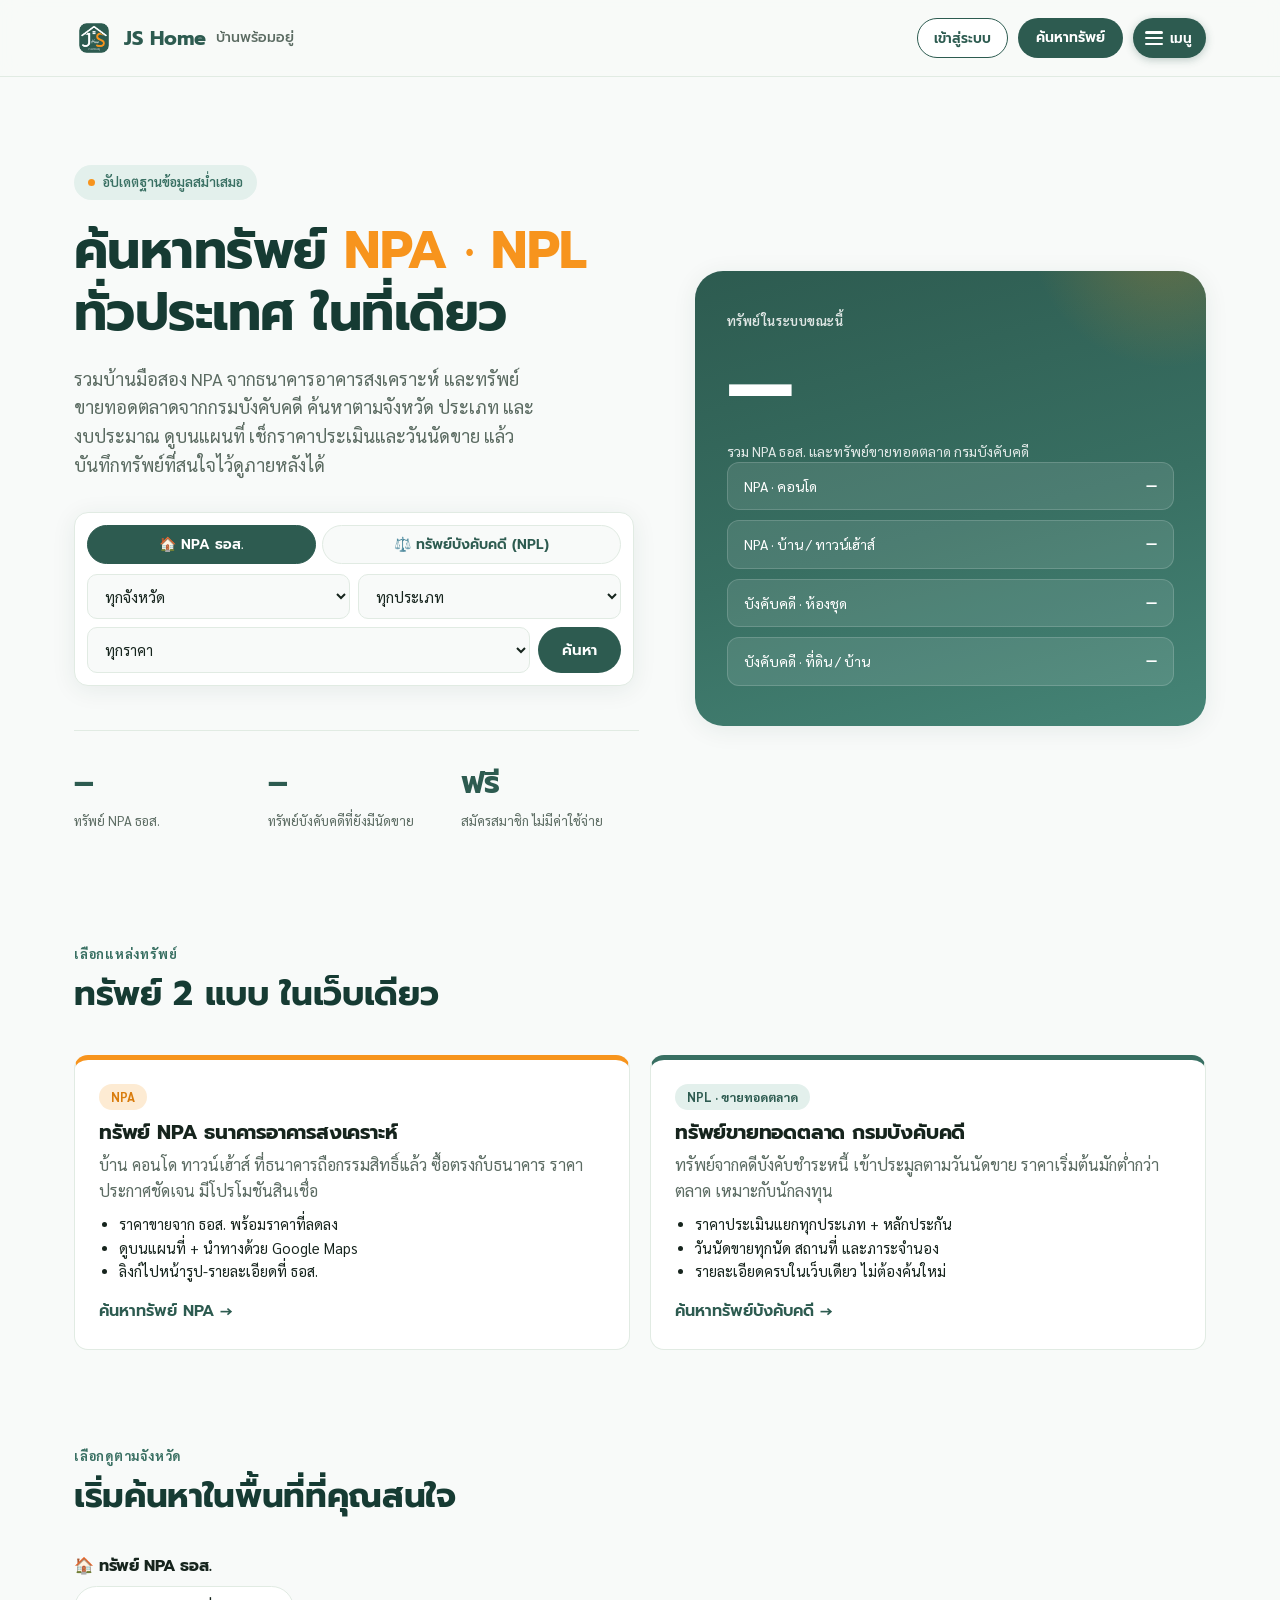
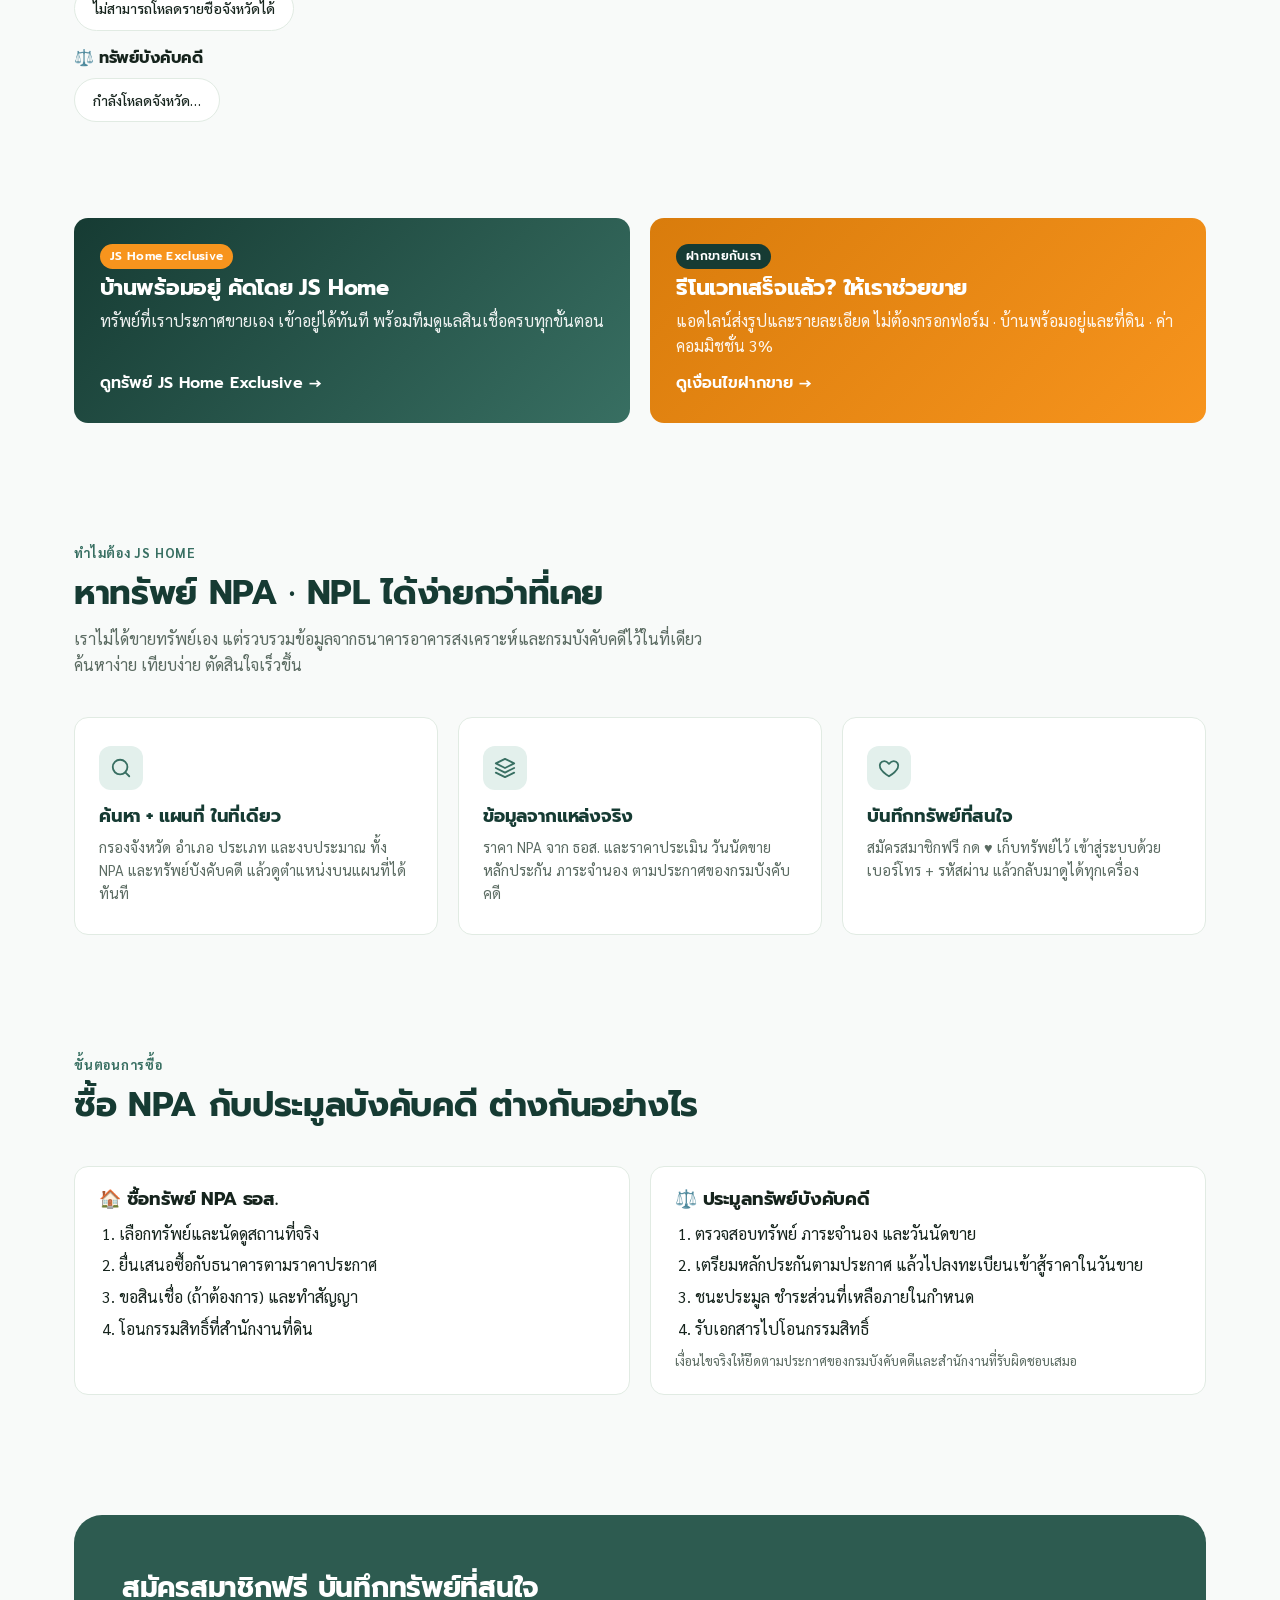
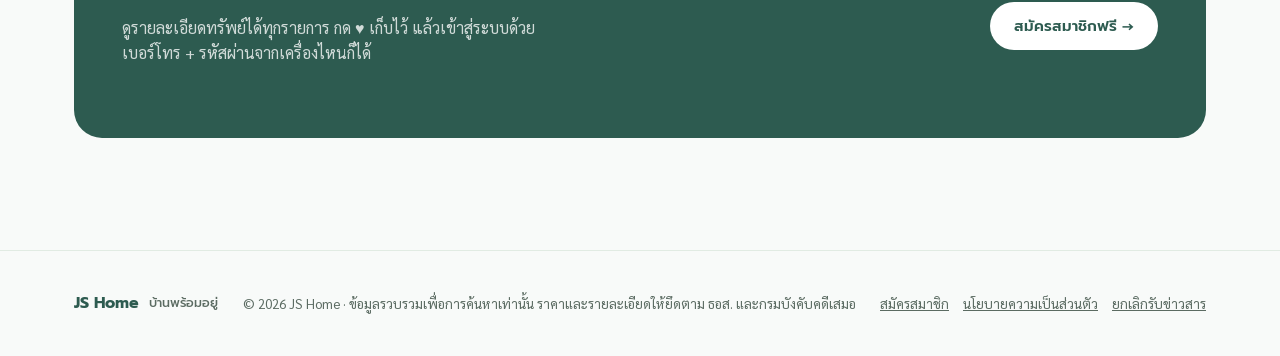
<file: index.html>
<!DOCTYPE html>
<html lang="th">
<head>
<meta charset="UTF-8" />
<meta name="viewport" content="width=device-width, initial-scale=1.0" />
<title>JS Home | ค้นหาทรัพย์ NPA · NPL บ้านมือสอง ธอส. และทรัพย์ขายทอดตลาด กรมบังคับคดี</title>
<meta name="description" content="ค้นหาทรัพย์ NPA ธนาคารอาคารสงเคราะห์ และทรัพย์ขายทอดตลาดกรมบังคับคดี ในที่เดียว พร้อมแผนที่ ราคาประเมิน วันนัดขาย และบันทึกทรัพย์ที่สนใจ โดย JS Home" />
<link rel="preconnect" href="https://fonts.googleapis.com">
<link href="https://fonts.googleapis.com/css2?family=Prompt:wght@500;600;700&family=Sarabun:wght@400;500;600&display=swap" rel="stylesheet">
<link rel="icon" type="image/png" href="assets/img/logo.png" />
<link rel="stylesheet" href="assets/style.css" />
</head>
<body>

<header class="site-header">
  <div class="container">
    <a href="index.html" class="brand">
      <span class="brand-mark"><img src="assets/img/logo.png" alt="JS Home logo" /></span>
      JS Home <span style="color:var(--text-muted);font-weight:500;font-size:14px;">บ้านพร้อมอยู่</span>
    </a>
    <nav class="nav-links">
      <a href="exclusive.html">JS Home Exclusive</a>
      <a href="properties.html">ทรัพย์ NPA ธอส.</a>
      <a href="led.html">ทรัพย์กรมบังคับคดี</a>
      <a href="consign.html">ฝากขาย</a>
      <a href="saved.html">♥ ที่บันทึก</a>
    </nav>
    <a href="#search" class="btn btn-primary btn-sm">ค้นหาทรัพย์</a>
  </div>
</header>

<section class="hero">
  <div class="container hero-grid">
    <div>
      <span class="eyebrow"><span class="dot"></span> อัปเดตฐานข้อมูลสม่ำเสมอ</span>
      <h1>ค้นหาทรัพย์ <span>NPA · NPL</span><br>ทั่วประเทศ ในที่เดียว</h1>
      <p class="lead">รวมบ้านมือสอง NPA จากธนาคารอาคารสงเคราะห์ และทรัพย์ขายทอดตลาดจากกรมบังคับคดี
        ค้นหาตามจังหวัด ประเภท และงบประมาณ ดูบนแผนที่ เช็กราคาประเมินและวันนัดขาย แล้วบันทึกทรัพย์ที่สนใจไว้ดูภายหลังได้</p>

      <form class="home-search" id="search" action="properties.html">
        <div class="home-search-tabs" role="tablist">
          <button type="button" class="home-tab is-active" data-src="npa" role="tab">🏠 NPA ธอส.</button>
          <button type="button" class="home-tab" data-src="led" role="tab">⚖️ ทรัพย์บังคับคดี (NPL)</button>
        </div>
        <div class="home-search-row">
          <select name="province" id="homeProvince" aria-label="จังหวัด">
            <option value="">ทุกจังหวัด</option>
          </select>
          <select id="homeType" aria-label="ประเภททรัพย์">
            <option value="">ทุกประเภท</option>
          </select>
        </div>
        <div class="home-search-row">
          <select id="homePrice" aria-label="ราคา">
            <option value="">ทุกราคา</option>
            <option value="0-500000">ไม่เกิน 5 แสน</option>
            <option value="500000-1000000">5 แสน – 1 ล้าน</option>
            <option value="1000000-2000000">1 – 2 ล้าน</option>
            <option value="2000000-3000000">2 – 3 ล้าน</option>
            <option value="3000000-5000000">3 – 5 ล้าน</option>
            <option value="5000000-">5 ล้านขึ้นไป</option>
          </select>
          <button type="submit" class="btn btn-primary">ค้นหา</button>
        </div>
      </form>

      <div class="hero-stats">
        <div>
          <div class="stat-num" id="statNpa">–</div>
          <div class="stat-label">ทรัพย์ NPA ธอส.</div>
        </div>
        <div>
          <div class="stat-num" id="statLed">–</div>
          <div class="stat-label">ทรัพย์บังคับคดีที่ยังมีนัดขาย</div>
        </div>
        <div>
          <div class="stat-num">ฟรี</div>
          <div class="stat-label">สมัครสมาชิก ไม่มีค่าใช้จ่าย</div>
        </div>
      </div>
    </div>

    <div class="hero-visual">
      <div>
        <div class="hero-visual-label">ทรัพย์ในระบบขณะนี้</div>
        <div class="hero-visual-count" id="heroCount">…</div>
        <div class="hero-visual-sub">รวม NPA ธอส. และทรัพย์ขายทอดตลาด กรมบังคับคดี</div>
      </div>
      <div class="hero-visual-list" id="heroTypeBreakdown">
        <div class="hero-visual-row"><span>NPA · คอนโด</span><b>—</b></div>
        <div class="hero-visual-row"><span>NPA · บ้าน / ทาวน์เฮ้าส์</span><b>—</b></div>
        <div class="hero-visual-row"><span>บังคับคดี · ห้องชุด</span><b>—</b></div>
        <div class="hero-visual-row"><span>บังคับคดี · ที่ดิน / บ้าน</span><b>—</b></div>
      </div>
    </div>
  </div>
</section>

<section class="section-tight home-results" id="homeResults" hidden>
  <div class="container">
    <div class="result-meta">
      <h2 id="homeResultTitle" style="font-size:22px;">ผลการค้นหา</h2>
      <a class="btn btn-ghost btn-sm" id="homeResultMore" href="properties.html">ดูทั้งหมด + แผนที่ →</a>
    </div>
    <p class="home-results-note">🔒 ค้นหาและดูรายการได้ฟรี · <b>กดดูรายละเอียดทรัพย์ต้องสมัครสมาชิก (ฟรี)</b> หรือ <a href="#" data-member-login>เข้าสู่ระบบ</a></p>
    <div class="property-grid" id="homeGrid"></div>
  </div>
</section>

<section class="section-tight">
  <div class="container">
    <div class="section-head">
      <span class="section-eyebrow">เลือกแหล่งทรัพย์</span>
      <h2>ทรัพย์ 2 แบบ ในเว็บเดียว</h2>
    </div>
    <div class="source-grid">
      <a class="source-card" href="properties.html">
        <span class="source-tag">NPA</span>
        <h3>ทรัพย์ NPA ธนาคารอาคารสงเคราะห์</h3>
        <p>บ้าน คอนโด ทาวน์เฮ้าส์ ที่ธนาคารถือกรรมสิทธิ์แล้ว ซื้อตรงกับธนาคาร ราคาประกาศชัดเจน มีโปรโมชันสินเชื่อ</p>
        <ul>
          <li>ราคาขายจาก ธอส. พร้อมราคาที่ลดลง</li>
          <li>ดูบนแผนที่ + นำทางด้วย Google Maps</li>
          <li>ลิงก์ไปหน้ารูป-รายละเอียดที่ ธอส.</li>
        </ul>
        <span class="source-cta">ค้นหาทรัพย์ NPA <b id="srcNpa"></b> →</span>
      </a>
      <a class="source-card led" href="led.html">
        <span class="source-tag">NPL · ขายทอดตลาด</span>
        <h3>ทรัพย์ขายทอดตลาด กรมบังคับคดี</h3>
        <p>ทรัพย์จากคดีบังคับชำระหนี้ เข้าประมูลตามวันนัดขาย ราคาเริ่มต้นมักต่ำกว่าตลาด เหมาะกับนักลงทุน</p>
        <ul>
          <li>ราคาประเมินแยกทุกประเภท + หลักประกัน</li>
          <li>วันนัดขายทุกนัด สถานที่ และภาระจำนอง</li>
          <li>รายละเอียดครบในเว็บเดียว ไม่ต้องค้นใหม่</li>
        </ul>
        <span class="source-cta">ค้นหาทรัพย์บังคับคดี <b id="srcLed"></b> →</span>
      </a>
    </div>
  </div>
</section>

<section class="section-tight">
  <div class="container">
    <div class="section-head">
      <span class="section-eyebrow">เลือกดูตามจังหวัด</span>
      <h2>เริ่มค้นหาในพื้นที่ที่คุณสนใจ</h2>
    </div>
    <h3 class="pill-head">🏠 ทรัพย์ NPA ธอส.</h3>
    <div class="pill-grid" id="provincePills">
      <span class="pill">กำลังโหลดจังหวัด…</span>
    </div>
    <h3 class="pill-head">⚖️ ทรัพย์บังคับคดี</h3>
    <div class="pill-grid" id="ledPills">
      <span class="pill">กำลังโหลดจังหวัด…</span>
    </div>
  </div>
</section>

<section class="section-tight home-featured" id="homeFeatured" hidden>
  <div class="container">
    <div class="section-head home-featured-head">
      <div>
        <span class="section-eyebrow">⭐ ทรัพย์แนะนำ</span>
        <h2>บ้านพร้อมอยู่ คัดโดย JS Home</h2>
      </div>
      <a class="btn btn-ghost btn-sm" href="exclusive.html">ดูทั้งหมด →</a>
    </div>
    <div class="property-grid" id="featuredGrid"></div>
  </div>
</section>

<section class="section-tight">
  <div class="container">
    <div class="home-duo">
      <a class="home-duo-card excl" href="exclusive.html">
        <span class="excl-badge small">JS Home Exclusive</span>
        <h3>บ้านพร้อมอยู่ คัดโดย JS Home</h3>
        <p>ทรัพย์ที่เราประกาศขายเอง เข้าอยู่ได้ทันที พร้อมทีมดูแลสินเชื่อครบทุกขั้นตอน</p>
        <span class="source-cta">ดูทรัพย์ JS Home Exclusive →</span>
      </a>
      <a class="home-duo-card consign" href="consign.html">
        <span class="excl-badge small">ฝากขายกับเรา</span>
        <h3>รีโนเวทเสร็จแล้ว? ให้เราช่วยขาย</h3>
        <p>แอดไลน์ส่งรูปและรายละเอียด ไม่ต้องกรอกฟอร์ม · บ้านพร้อมอยู่และที่ดิน · ค่าคอมมิชชั่น 3%</p>
        <span class="source-cta">ดูเงื่อนไขฝากขาย →</span>
      </a>
    </div>
  </div>
</section>

<section class="section" id="how">
  <div class="container">
    <div class="section-head">
      <span class="section-eyebrow">ทำไมต้อง JS Home</span>
      <h2>หาทรัพย์ NPA · NPL ได้ง่ายกว่าที่เคย</h2>
      <p>เราไม่ได้ขายทรัพย์เอง แต่รวบรวมข้อมูลจากธนาคารอาคารสงเคราะห์และกรมบังคับคดีไว้ในที่เดียว ค้นหาง่าย เทียบง่าย ตัดสินใจเร็วขึ้น</p>
    </div>

    <div class="grid-3">
      <div class="card">
        <div class="card-icon">
          <svg width="22" height="22" viewBox="0 0 24 24" fill="none" stroke="currentColor" stroke-width="2" stroke-linecap="round" stroke-linejoin="round"><circle cx="11" cy="11" r="8"/><path d="m21 21-4.3-4.3"/></svg>
        </div>
        <h3>ค้นหา + แผนที่ ในที่เดียว</h3>
        <p>กรองจังหวัด อำเภอ ประเภท และงบประมาณ ทั้ง NPA และทรัพย์บังคับคดี แล้วดูตำแหน่งบนแผนที่ได้ทันที</p>
      </div>
      <div class="card">
        <div class="card-icon">
          <svg width="22" height="22" viewBox="0 0 24 24" fill="none" stroke="currentColor" stroke-width="2" stroke-linecap="round" stroke-linejoin="round"><path d="M12 2 2 7l10 5 10-5-10-5Z"/><path d="m2 17 10 5 10-5"/><path d="m2 12 10 5 10-5"/></svg>
        </div>
        <h3>ข้อมูลจากแหล่งจริง</h3>
        <p>ราคา NPA จาก ธอส. และราคาประเมิน วันนัดขาย หลักประกัน ภาระจำนอง ตามประกาศของกรมบังคับคดี</p>
      </div>
      <div class="card">
        <div class="card-icon">
          <svg width="22" height="22" viewBox="0 0 24 24" fill="none" stroke="currentColor" stroke-width="2" stroke-linecap="round" stroke-linejoin="round"><path d="M12 21s-7.5-4.6-9.6-9.2C.9 8.4 3 4.5 6.8 4.5c2.1 0 3.6 1.2 5.2 3 1.6-1.8 3.1-3 5.2-3 3.8 0 5.9 3.9 4.4 7.3C19.5 16.4 12 21 12 21z"/></svg>
        </div>
        <h3>บันทึกทรัพย์ที่สนใจ</h3>
        <p>สมัครสมาชิกฟรี กด ♥ เก็บทรัพย์ไว้ เข้าสู่ระบบด้วยเบอร์โทร + รหัสผ่าน แล้วกลับมาดูได้ทุกเครื่อง</p>
      </div>
    </div>
  </div>
</section>

<section class="section-tight">
  <div class="container">
    <div class="section-head">
      <span class="section-eyebrow">ขั้นตอนการซื้อ</span>
      <h2>ซื้อ NPA กับประมูลบังคับคดี ต่างกันอย่างไร</h2>
    </div>
    <div class="steps-grid">
      <div class="steps-card">
        <h3>🏠 ซื้อทรัพย์ NPA ธอส.</h3>
        <ol>
          <li>เลือกทรัพย์และนัดดูสถานที่จริง</li>
          <li>ยื่นเสนอซื้อกับธนาคารตามราคาประกาศ</li>
          <li>ขอสินเชื่อ (ถ้าต้องการ) และทำสัญญา</li>
          <li>โอนกรรมสิทธิ์ที่สำนักงานที่ดิน</li>
        </ol>
      </div>
      <div class="steps-card">
        <h3>⚖️ ประมูลทรัพย์บังคับคดี</h3>
        <ol>
          <li>ตรวจสอบทรัพย์ ภาระจำนอง และวันนัดขาย</li>
          <li>เตรียมหลักประกันตามประกาศ แล้วไปลงทะเบียนเข้าสู้ราคาในวันขาย</li>
          <li>ชนะประมูล ชำระส่วนที่เหลือภายในกำหนด</li>
          <li>รับเอกสารไปโอนกรรมสิทธิ์</li>
        </ol>
        <p class="steps-note">เงื่อนไขจริงให้ยึดตามประกาศของกรมบังคับคดีและสำนักงานที่รับผิดชอบเสมอ</p>
      </div>
    </div>
  </div>
</section>

<section class="section" id="about">
  <div class="container">
    <div class="cta-band">
      <div>
        <h2>สมัครสมาชิกฟรี บันทึกทรัพย์ที่สนใจ</h2>
        <p>ดูรายละเอียดทรัพย์ได้ทุกรายการ กด ♥ เก็บไว้ แล้วเข้าสู่ระบบด้วยเบอร์โทร + รหัสผ่านจากเครื่องไหนก็ได้</p>
      </div>
      <a href="#" data-member-signup class="btn" style="background:white; color:var(--green-800);">สมัครสมาชิกฟรี →</a>
    </div>
  </div>
</section>

<footer class="site-footer">
  <div class="container">
    <div class="footer-row">
      <div class="brand" style="font-size:16px;">JS Home <span style="color:var(--text-muted);font-weight:500;font-size:12.5px;">บ้านพร้อมอยู่</span></div>
      <div>© 2026 JS Home · ข้อมูลรวบรวมเพื่อการค้นหาเท่านั้น ราคาและรายละเอียดให้ยึดตาม ธอส. และกรมบังคับคดีเสมอ</div>
      <div class="footer-links"><a href="#" data-member-signup>สมัครสมาชิก</a><a href="privacy.html">นโยบายความเป็นส่วนตัว</a><a href="unsubscribe.html">ยกเลิกรับข่าวสาร</a></div>
    </div>
  </div>
</footer>

<script src="assets/config.js"></script>
<script src="assets/member.js"></script>
<script src="assets/supabase-client.js"></script>
<script src="assets/led-client.js"></script>
<script src="assets/exclusive-feed.js"></script>
<script>
  const fmt = (n) => Number(n || 0).toLocaleString("th-TH");
  const $ = (id) => document.getElementById(id);
  let npaProvinces = [], ledProvinces = [];
  let searchSrc = "npa";

  // นับทรัพย์ LED ที่ยังมีนัดขาย (กรองประเภทได้)
  async function ledCount(type) {
    const q = ["next_bid_date=not.is.null"];
    if (Array.isArray(type)) q.push(`asset_type=in.(${type.map(encodeURIComponent).join(",")})`);
    else if (type) q.push(`asset_type=eq.${encodeURIComponent(type)}`);
    const res = await fetch(`${LED_REST_URL}?select=slug&${q.join("&")}`, {
      method: "HEAD",
      headers: baseHeaders({ Prefer: "count=exact" }),
    });
    const range = res.headers.get("content-range");
    return range ? parseInt(range.split("/")[1], 10) || 0 : 0;
  }

  function fillProvinceSelect() {
    const list = searchSrc === "npa" ? npaProvinces : ledProvinces;
    const sel = $("homeProvince");
    const keep = sel.value;
    sel.innerHTML = '<option value="">ทุกจังหวัด</option>' +
      list.map((p) => `<option${p === keep ? " selected" : ""}>${p.replace(/[<>&"]/g, "")}</option>`).join("");
  }

  function pills(el, list, page, max = 24) {
    el.innerHTML = "";
    list.slice(0, max).forEach((p) => {
      const a = document.createElement("a");
      a.className = "pill";
      a.href = `${page}?province=${encodeURIComponent(p)}`;
      a.textContent = p;
      el.appendChild(a);
    });
    if (list.length > max) {
      const more = document.createElement("a");
      more.className = "pill";
      more.href = page;
      more.textContent = `ดูทั้งหมด ${list.length} จังหวัด →`;
      el.appendChild(more);
    }
    if (!list.length) el.innerHTML = '<span class="pill">ยังไม่มีข้อมูล</span>';
  }

  document.querySelectorAll(".home-tab").forEach((t) => t.addEventListener("click", () => {
    searchSrc = t.dataset.src;
    document.querySelectorAll(".home-tab").forEach((x) => x.classList.toggle("is-active", x === t));
    $("search").action = searchSrc === "npa" ? "properties.html" : "led.html";
    fillProvinceSelect();
    fillTypeSelect();
  }));

  // ===== ค้นหาในหน้าแรก: แสดงผล 12 รายการแรก — การ์ดลิงก์ไปรายละเอียด (ต้องสมัคร/ล็อกอินก่อน ผ่าน member.js) =====
  const NPA_TYPES = ["บ้านเดี่ยว", "ทาวน์เฮ้าส์", "บ้านแฝด", "คอนโด", "อาคารพาณิชย์", "ที่ดิน", "แฟลต", "อื่นๆ"];
  const esc = (s) => String(s ?? "").replace(/[&<>"']/g, (c) => ({ "&": "&amp;", "<": "&lt;", ">": "&gt;", '"': "&quot;", "'": "&#39;" }[c]));
  const thaiDate = (iso) => iso ? new Date(iso + "T00:00:00").toLocaleDateString("th-TH", { day: "numeric", month: "short", year: "2-digit" }) : "";

  function fillTypeSelect() {
    const list = searchSrc === "npa" ? NPA_TYPES : LED_TYPES;
    $("homeType").innerHTML = '<option value="">ทุกประเภท</option>' + list.map((t) => `<option>${esc(t)}</option>`).join("");
  }

  function npaCard(p) {
    const img = p.img && !p.img.includes("ghbhomecenter.com") ? p.img : "";
    const price = p.price ? `<div class="property-price">฿${p.price.toLocaleString("th-TH")}</div>` : `<div class="property-price muted">ราคาติดต่อธนาคาร</div>`;
    return `
      <a class="property-card" href="${esc(p.ghb_link)}" target="_blank" rel="noopener">
        <div class="property-thumb${img ? "" : " no-img"}">
          <span class="property-type-tag">${esc(p.type || "ทรัพย์")}</span>
          ${saveButtonHtml("npa", p.id, { title: p.name, price: p.price, loc: `${p.district || ""} ${p.province || ""}`.trim(), url: p.ghb_link })}
          ${img ? `<img src="${esc(img)}" alt="" loading="lazy" onerror="this.onerror=null;this.style.display='none'" />` : ""}
        </div>
        <div class="property-body">
          ${price}
          <h4>${esc(p.name || "ไม่ระบุชื่อทรัพย์")}</h4>
          <div class="property-loc">📍 ${esc(p.district)} ${esc(p.province)}</div>
          <div class="property-cta">🔒 ดูรายละเอียดทรัพย์ →</div>
        </div>
      </a>`;
  }

  function ledCard(p) {
    const href = `led-asset.html?p=${encodeURIComponent(p.slug)}`;
    const snap = { title: `${p.asset_type || "ทรัพย์"} ต.${p.tambon} อ.${p.amphoe} จ.${p.province}`, price: p.appraisal_price, next: p.next_bid_date, img: p.image_url };
    return `
      <a class="property-card led-card" href="${href}">
        <div class="property-thumb${p.image_url ? "" : " no-img"}">
          <span class="property-type-tag">${esc(p.asset_type || "ทรัพย์")}</span>
          ${p.sale_type ? `<span class="property-promo-tag">${esc(p.sale_type)}</span>` : ""}
          ${saveButtonHtml("led", p.slug, snap)}
          ${p.image_url ? `<img src="${esc(p.image_url)}" alt="" loading="lazy" onerror="this.onerror=null;this.style.display='none'" />` : ""}
        </div>
        <div class="property-body">
          ${p.appraisal_price ? `<div class="property-price">฿${Number(p.appraisal_price).toLocaleString("th-TH")} <span class="led-price-label">ราคาประเมิน</span></div>` : ""}
          <div class="led-next">📅 นัดขายถัดไป ${thaiDate(p.next_bid_date)}</div>
          <div class="property-loc">📍 ต.${esc(p.tambon)} อ.${esc(p.amphoe)} จ.${esc(p.province)}</div>
          <div class="property-cta">🔒 ดูรายละเอียดทรัพย์ →</div>
        </div>
      </a>`;
  }

  $("search").addEventListener("submit", async (e) => {
    e.preventDefault();
    const [minPrice = "", maxPrice = ""] = $("homePrice").value.split("-");
    const province = $("homeProvince").value, type = $("homeType").value;
    const isNpa = searchSrc === "npa";
    const qs = province ? `?province=${encodeURIComponent(province)}` : "";
    $("homeResultMore").href = (isNpa ? "properties.html" : "led.html") + qs;
    $("homeResults").hidden = false;
    $("homeGrid").innerHTML = `<div class="state-msg" style="grid-column:1/-1;">กำลังค้นหา...</div>`;
    $("homeResults").scrollIntoView({ behavior: "smooth", block: "start" });
    try {
      const filters = isNpa ? { province, type, minPrice, maxPrice } : { province, type, minPrice, maxPrice };
      const { data, total } = isNpa
        ? await fetchProperties({ filters, page: 1, pageSize: 12 })
        : await fetchLedAssets({ filters, page: 1, pageSize: 12 });
      const label = [isNpa ? "NPA ธอส." : "ทรัพย์บังคับคดี", type, province].filter(Boolean).join(" · ");
      $("homeResultTitle").textContent = `${label} — พบ ${fmt(total)} รายการ`;
      if (!data.length) {
        $("homeGrid").innerHTML = `<div class="state-msg" style="grid-column:1/-1;">ไม่พบทรัพย์ที่ตรงกับเงื่อนไข ลองเปลี่ยนจังหวัดหรือราคา</div>`;
        return;
      }
      $("homeGrid").innerHTML = data.map(isNpa ? npaCard : ledCard).join("");
      refreshSaveButtons($("homeGrid"));
      recentSearches.add(isNpa ? "npa" : "led",
        isNpa ? { province, type, price: $("homePrice").value } : { province, type, price: $("homePrice").value },
        [type, province, $("homePrice").value ? $("homePrice").options[$("homePrice").selectedIndex].text : ""].filter(Boolean).join(" · "));
    } catch (err) {
      console.error(err);
      $("homeGrid").innerHTML = `<div class="state-msg" style="grid-column:1/-1;">ค้นหาไม่สำเร็จ ลองใหม่อีกครั้ง</div>`;
    }
  });

  document.addEventListener("click", (e) => {
    if (e.target.closest("[data-member-login]")) {
      e.preventDefault();
      openMemberModal(null, { mode: "login" });
    }
  });
  fillTypeSelect();

  async function initLanding() {
    try {
      const [npa, condo, house, led, ledCondo, ledHouse] = await Promise.all([
        fetchPropertyCount(),
        fetchPropertyCount({ type: "คอนโด" }),
        fetchPropertyCount({ type: ["บ้านเดี่ยว", "ทาวน์เฮ้าส์", "บ้านแฝด", "บ้าน"] }),
        ledCount(),
        ledCount("ห้องชุด"),
        ledCount(["ที่ดินพร้อมสิ่งปลูกสร้าง", "ที่ดินว่างเปล่า", "สิ่งปลูกสร้าง"]),
      ]);
      $("statNpa").textContent = fmt(npa);
      $("statLed").textContent = fmt(led);
      $("srcNpa").textContent = `(${fmt(npa)})`;
      $("srcLed").textContent = `(${fmt(led)})`;
      $("heroCount").textContent = fmt(npa + led);
      const rows = document.querySelectorAll("#heroTypeBreakdown .hero-visual-row b");
      [condo, house, ledCondo, ledHouse].forEach((n, i) => { rows[i].textContent = fmt(n); });
    } catch (e) {
      $("heroCount").textContent = "—";
      console.error("โหลดสถิติไม่สำเร็จ:", e);
    }

    try {
      [npaProvinces, ledProvinces] = await Promise.all([fetchProvinceList(), fetchLedDistinct("province")]);
      fillProvinceSelect();
      pills($("provincePills"), npaProvinces, "properties.html");
      pills($("ledPills"), ledProvinces, "led.html");
    } catch (e) {
      console.error(e);
      $("provincePills").innerHTML = '<span class="pill">ไม่สามารถโหลดรายชื่อจังหวัดได้</span>';
    }
  }
  initLanding();

  // ===== ทรัพย์แนะนำ (ปักหมุด) — รหัสจากตาราง featured_listings ใน Supabase, ข้อมูลทรัพย์จากฟีดลิสติ้ง =====
  // แสดงสูงสุด 10 รายการตามลำดับ sort_order · ข้ามทรัพย์ที่ขายแล้ว / หารหัสไม่เจอ · ไม่มีรายการ = ซ่อนทั้งส่วน
  const FEATURED_MAX = 10;
  async function initFeatured() {
    let codes;
    try { codes = await JSHExclusive.featuredCodes(); } catch (e) { console.error("โหลดทรัพย์แนะนำไม่สำเร็จ:", e); return; }
    if (!codes.length) return;
    const norm = (c) => String(c || "").trim().toUpperCase();
    await JSHExclusive.load((items) => {
      const byCode = new Map(items.map((p) => [norm(p.code), p]));
      const picks = codes.map((c) => byCode.get(norm(c)))
        .filter((p) => p && !JSHExclusive.isSold(p.status)).slice(0, FEATURED_MAX);
      $("homeFeatured").hidden = !picks.length;
      $("featuredGrid").innerHTML = picks.map((p) => JSHExclusive.card(p, "exclusive.html")).join("");
    });
  }
  initFeatured();
</script>

<script src="assets/nav.js"></script>
</body>
</html>
</file>
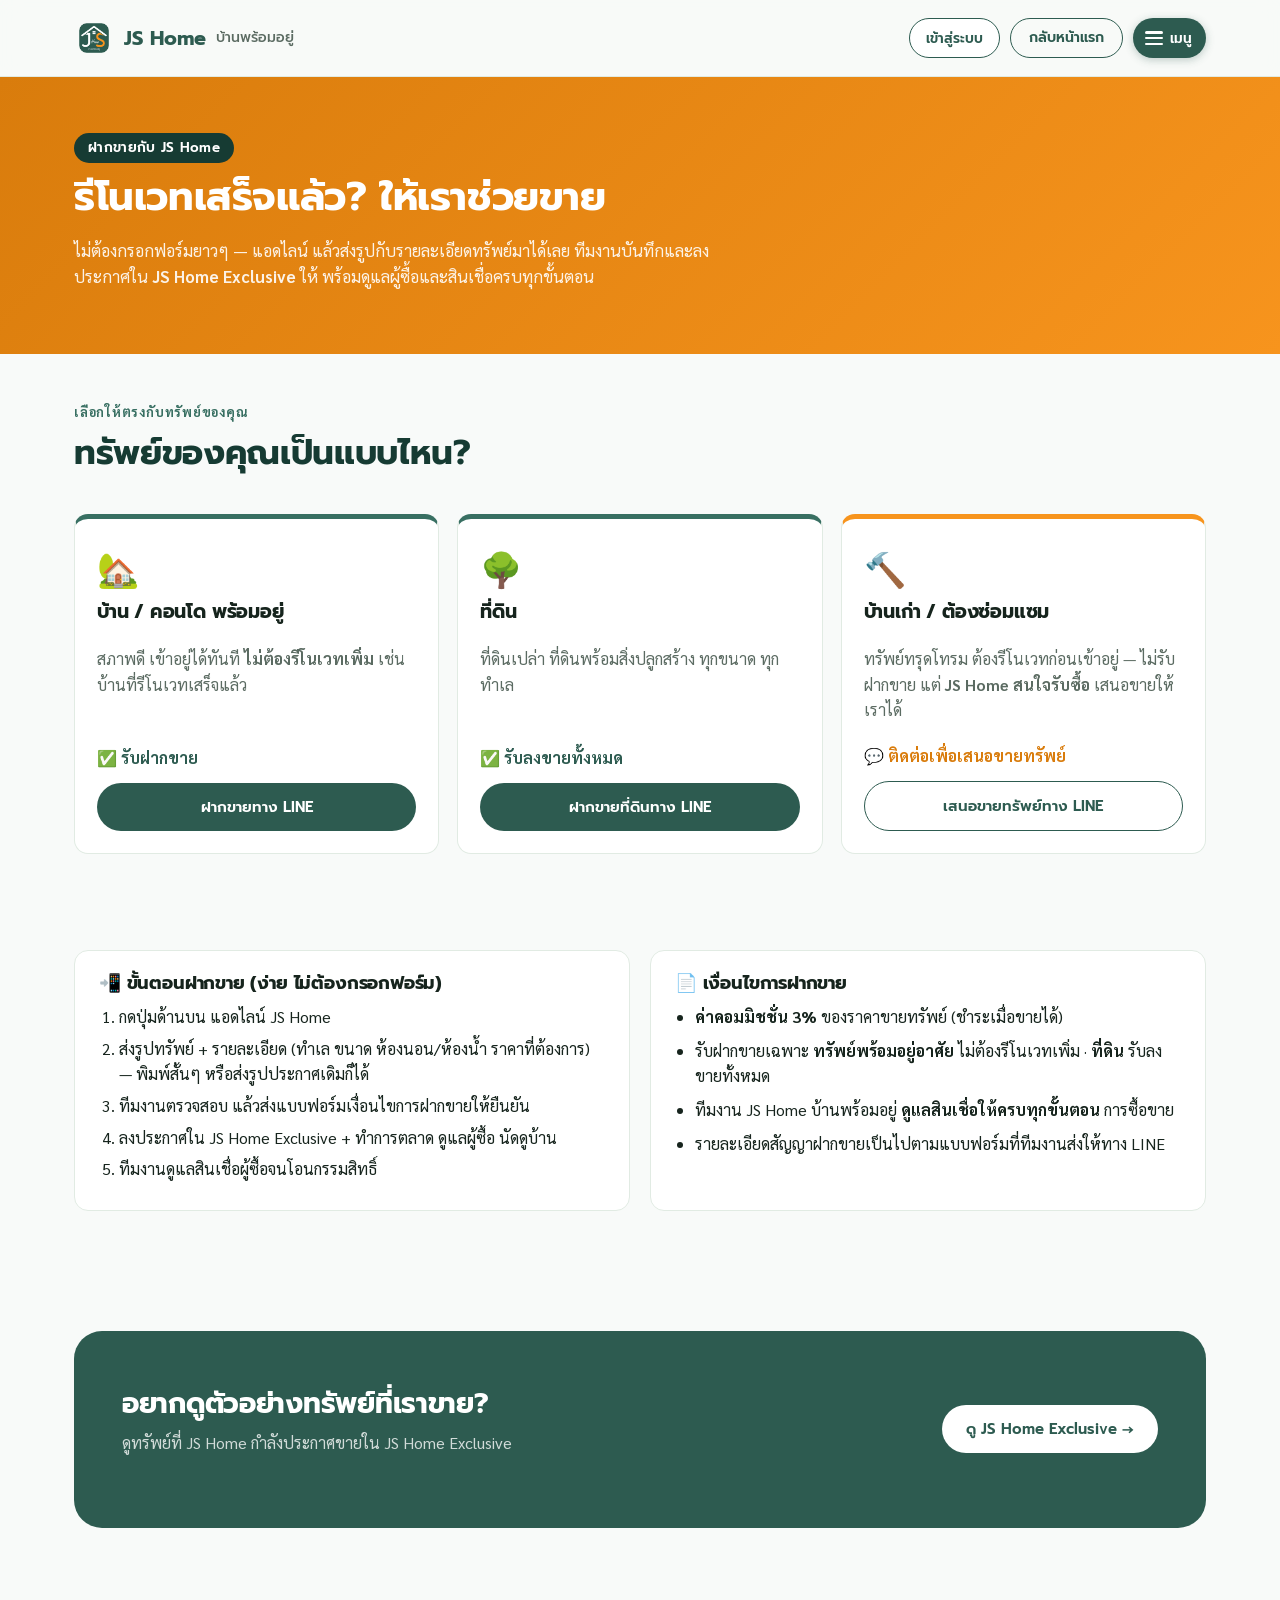
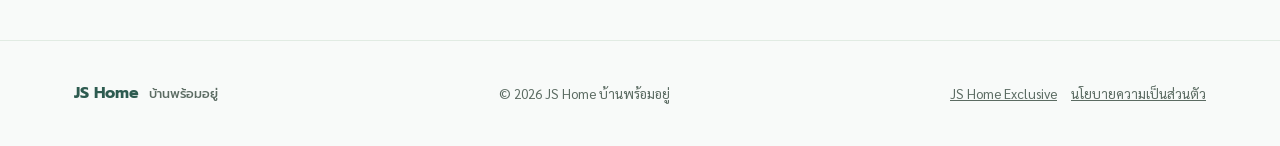
<file: consign.html>
<!DOCTYPE html>
<html lang="th">
<head>
<meta charset="UTF-8" />
<meta name="viewport" content="width=device-width, initial-scale=1.0" />
<title>ฝากขายบ้านกับ JS Home | ส่งข้อมูลทาง LINE ไม่ต้องกรอกฟอร์ม</title>
<meta name="description" content="ฝากขายบ้านพร้อมอยู่และที่ดินกับ JS Home บ้านพร้อมอยู่ แค่แอดไลน์ส่งรูปและรายละเอียด ค่าคอมมิชชั่น 3% พร้อมทีมดูแลสินเชื่อครบทุกขั้นตอน" />
<link rel="preconnect" href="https://fonts.googleapis.com">
<link href="https://fonts.googleapis.com/css2?family=Prompt:wght@500;600;700&family=Sarabun:wght@400;500;600&display=swap" rel="stylesheet">
<link rel="icon" type="image/png" href="assets/img/logo.png" />
<link rel="stylesheet" href="assets/style.css" />
</head>
<body>

<header class="site-header">
  <div class="container">
    <a href="index.html" class="brand">
      <span class="brand-mark"><img src="assets/img/logo.png" alt="JS Home logo" /></span>
      JS Home <span style="color:var(--text-muted);font-weight:500;font-size:14px;">บ้านพร้อมอยู่</span>
    </a>
    <nav class="nav-links">
      <a href="exclusive.html">JS Home Exclusive</a>
      <a href="properties.html">ทรัพย์ NPA ธอส.</a>
      <a href="led.html">ทรัพย์กรมบังคับคดี</a>
      <a href="consign.html">ฝากขาย</a>
      <a href="saved.html">♥ ที่บันทึก</a>
    </nav>
    <a href="index.html" class="btn btn-ghost btn-sm">กลับหน้าแรก</a>
  </div>
</header>

<section class="excl-hero consign-hero">
  <div class="container">
    <span class="excl-badge">ฝากขายกับ JS Home</span>
    <h1>รีโนเวทเสร็จแล้ว? ให้เราช่วยขาย</h1>
    <p>ไม่ต้องกรอกฟอร์มยาวๆ — แอดไลน์ แล้วส่งรูปกับรายละเอียดทรัพย์มาได้เลย
      ทีมงานบันทึกและลงประกาศใน <b>JS Home Exclusive</b> ให้ พร้อมดูแลผู้ซื้อและสินเชื่อครบทุกขั้นตอน</p>
  </div>
</section>

<section class="section-tight">
  <div class="container">
    <div class="section-head">
      <span class="section-eyebrow">เลือกให้ตรงกับทรัพย์ของคุณ</span>
      <h2>ทรัพย์ของคุณเป็นแบบไหน?</h2>
    </div>
    <div class="consign-grid">
      <div class="consign-card ok">
        <div class="consign-icon">🏡</div>
        <h3>บ้าน / คอนโด พร้อมอยู่</h3>
        <p>สภาพดี เข้าอยู่ได้ทันที <b>ไม่ต้องรีโนเวทเพิ่ม</b> เช่น บ้านที่รีโนเวทเสร็จแล้ว</p>
        <span class="consign-result">✅ รับฝากขาย</span>
        <a class="btn btn-primary" data-line="seller">ฝากขายทาง LINE</a>
      </div>
      <div class="consign-card ok">
        <div class="consign-icon">🌳</div>
        <h3>ที่ดิน</h3>
        <p>ที่ดินเปล่า ที่ดินพร้อมสิ่งปลูกสร้าง ทุกขนาด ทุกทำเล</p>
        <span class="consign-result">✅ รับลงขายทั้งหมด</span>
        <a class="btn btn-primary" data-line="seller">ฝากขายที่ดินทาง LINE</a>
      </div>
      <div class="consign-card offer">
        <div class="consign-icon">🔨</div>
        <h3>บ้านเก่า / ต้องซ่อมแซม</h3>
        <p>ทรัพย์ทรุดโทรม ต้องรีโนเวทก่อนเข้าอยู่ — ไม่รับฝากขาย แต่ <b>JS Home สนใจรับซื้อ</b> เสนอขายให้เราได้</p>
        <span class="consign-result">💬 ติดต่อเพื่อเสนอขายทรัพย์</span>
        <a class="btn btn-ghost" data-line="seller">เสนอขายทรัพย์ทาง LINE</a>
      </div>
    </div>
  </div>
</section>

<section class="section-tight">
  <div class="container">
    <div class="steps-grid">
      <div class="steps-card">
        <h3>📲 ขั้นตอนฝากขาย (ง่าย ไม่ต้องกรอกฟอร์ม)</h3>
        <ol>
          <li>กดปุ่มด้านบน แอดไลน์ JS Home</li>
          <li>ส่งรูปทรัพย์ + รายละเอียด (ทำเล ขนาด ห้องนอน/ห้องน้ำ ราคาที่ต้องการ) — พิมพ์สั้นๆ หรือส่งรูปประกาศเดิมก็ได้</li>
          <li>ทีมงานตรวจสอบ แล้วส่งแบบฟอร์มเงื่อนไขการฝากขายให้ยืนยัน</li>
          <li>ลงประกาศใน JS Home Exclusive + ทำการตลาด ดูแลผู้ซื้อ นัดดูบ้าน</li>
          <li>ทีมงานดูแลสินเชื่อผู้ซื้อจนโอนกรรมสิทธิ์</li>
        </ol>
      </div>
      <div class="steps-card">
        <h3>📄 เงื่อนไขการฝากขาย</h3>
        <ul class="consign-terms">
          <li><b>ค่าคอมมิชชั่น 3%</b> ของราคาขายทรัพย์ (ชำระเมื่อขายได้)</li>
          <li>รับฝากขายเฉพาะ <b>ทรัพย์พร้อมอยู่อาศัย</b> ไม่ต้องรีโนเวทเพิ่ม · <b>ที่ดิน</b> รับลงขายทั้งหมด</li>
          <li>ทีมงาน JS Home บ้านพร้อมอยู่ <b>ดูแลสินเชื่อให้ครบทุกขั้นตอน</b> การซื้อขาย</li>
          <li>รายละเอียดสัญญาฝากขายเป็นไปตามแบบฟอร์มที่ทีมงานส่งให้ทาง LINE</li>
        </ul>
      </div>
    </div>
  </div>
</section>

<section class="section">
  <div class="container">
    <div class="cta-band">
      <div>
        <h2>อยากดูตัวอย่างทรัพย์ที่เราขาย?</h2>
        <p>ดูทรัพย์ที่ JS Home กำลังประกาศขายใน JS Home Exclusive</p>
      </div>
      <a href="exclusive.html" class="btn" style="background:white; color:var(--green-800);">ดู JS Home Exclusive →</a>
    </div>
  </div>
</section>

<footer class="site-footer">
  <div class="container">
    <div class="footer-row">
      <div class="brand" style="font-size:16px;">JS Home <span style="color:var(--text-muted);font-weight:500;font-size:12.5px;">บ้านพร้อมอยู่</span></div>
      <div>© 2026 JS Home บ้านพร้อมอยู่</div>
      <div class="footer-links"><a href="exclusive.html">JS Home Exclusive</a><a href="privacy.html">นโยบายความเป็นส่วนตัว</a></div>
    </div>
  </div>
</footer>

<script src="assets/config.js"></script>
<script src="assets/member.js"></script>
<script src="assets/nav.js"></script>
</body>
</html>
</file>
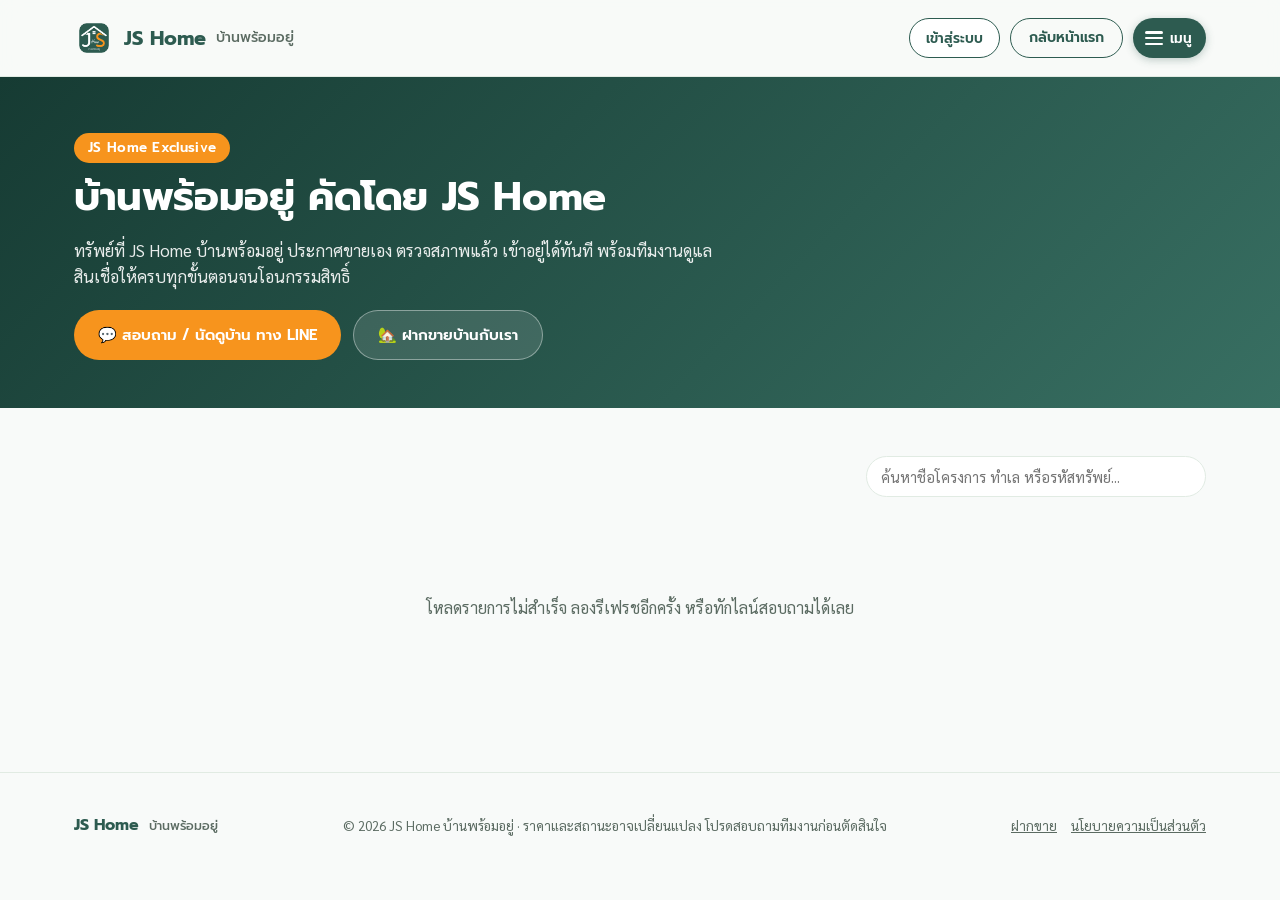
<file: exclusive.html>
<!DOCTYPE html>
<html lang="th">
<head>
<meta charset="UTF-8" />
<meta name="viewport" content="width=device-width, initial-scale=1.0" />
<title>JS Home Exclusive | บ้านพร้อมอยู่ คัดโดย JS Home</title>
<meta name="description" content="JS Home Exclusive — บ้าน คอนโด ที่ดิน ที่ JS Home บ้านพร้อมอยู่ ประกาศขายเอง พร้อมอยู่ทันที พร้อมทีมดูแลสินเชื่อครบทุกขั้นตอน" />
<link rel="preconnect" href="https://fonts.googleapis.com">
<link href="https://fonts.googleapis.com/css2?family=Prompt:wght@500;600;700&family=Sarabun:wght@400;500;600&display=swap" rel="stylesheet">
<link rel="icon" type="image/png" href="assets/img/logo.png" />
<link rel="stylesheet" href="assets/style.css" />
</head>
<body>

<header class="site-header">
  <div class="container">
    <a href="index.html" class="brand">
      <span class="brand-mark"><img src="assets/img/logo.png" alt="JS Home logo" /></span>
      JS Home <span style="color:var(--text-muted);font-weight:500;font-size:14px;">บ้านพร้อมอยู่</span>
    </a>
    <nav class="nav-links">
      <a href="exclusive.html">JS Home Exclusive</a>
      <a href="properties.html">ทรัพย์ NPA ธอส.</a>
      <a href="led.html">ทรัพย์กรมบังคับคดี</a>
      <a href="consign.html">ฝากขาย</a>
      <a href="saved.html">♥ ที่บันทึก</a>
    </nav>
    <a href="index.html" class="btn btn-ghost btn-sm">กลับหน้าแรก</a>
  </div>
</header>

<section class="excl-hero">
  <div class="container">
    <span class="excl-badge">JS Home Exclusive</span>
    <h1>บ้านพร้อมอยู่ คัดโดย JS Home</h1>
    <p>ทรัพย์ที่ JS Home บ้านพร้อมอยู่ ประกาศขายเอง ตรวจสภาพแล้ว เข้าอยู่ได้ทันที
      พร้อมทีมงานดูแลสินเชื่อให้ครบทุกขั้นตอนจนโอนกรรมสิทธิ์</p>
    <div class="excl-hero-cta">
      <a class="btn btn-primary" data-line="buyer">💬 สอบถาม / นัดดูบ้าน ทาง LINE</a>
      <a class="btn btn-ghost excl-ghost" href="consign.html">🏡 ฝากขายบ้านกับเรา</a>
    </div>
  </div>
</section>

<section class="section-tight">
  <div class="container">
    <div class="excl-filter">
      <div class="excl-chips" id="typeChips"></div>
      <input id="exSearch" type="search" placeholder="ค้นหาชื่อโครงการ ทำเล หรือรหัสทรัพย์..." />
    </div>
    <div class="result-meta"><span id="exCount">กำลังโหลด...</span></div>
    <div class="property-grid" id="exGrid"></div>
  </div>
</section>

<div class="member-overlay excl-overlay" id="exDetail" hidden>
  <div class="member-modal excl-modal" role="dialog" aria-modal="true" aria-labelledby="exTitle">
    <button type="button" class="member-close" id="exClose" aria-label="ปิด">×</button>
    <div id="exBody"></div>
  </div>
</div>

<footer class="site-footer">
  <div class="container">
    <div class="footer-row">
      <div class="brand" style="font-size:16px;">JS Home <span style="color:var(--text-muted);font-weight:500;font-size:12.5px;">บ้านพร้อมอยู่</span></div>
      <div>© 2026 JS Home บ้านพร้อมอยู่ · ราคาและสถานะอาจเปลี่ยนแปลง โปรดสอบถามทีมงานก่อนตัดสินใจ</div>
      <div class="footer-links"><a href="consign.html">ฝากขาย</a><a href="privacy.html">นโยบายความเป็นส่วนตัว</a></div>
    </div>
  </div>
</footer>

<script src="assets/config.js"></script>
<script src="assets/member.js"></script>
<script src="assets/exclusive-feed.js"></script>
<script>
  const $ = (id) => document.getElementById(id);
  const { esc, img, isSold, statusTag, priceLine, card } = JSHExclusive;
  let ITEMS = [], typeFilter = "", query = "";
  // รหัสทรัพย์แนะนำ (featured_listings) → ลำดับ · ปักไว้บนสุดของรายการ (ยกเว้นขายแล้ว)
  let FEATURED = new Map();
  const featRank = (p) => (isSold(p.status) ? undefined : FEATURED.get(String(p.code || "").trim().toUpperCase()));

  // ชีตสะกดประเภทได้หลายแบบ (ทาวน์เฮ้าส์ 2 ชั้น / ทาวเฮ้าส์ / ทาวน์โฮม …) → รวมเป็นกลุ่มสำหรับปุ่มกรอง
  const TYPE_GROUPS = [
    ["คอนโด", /คอนโด|condo/i],
    ["ทาวน์เฮ้าส์", /ทาว|town/i],
    ["บ้านแฝด", /แฝด/],
    ["บ้าน", /บ้าน|วิลล่า/],
    ["อาคารพาณิชย์ / โฮมออฟฟิศ", /อาคาร|พาณิชย์|ตึกแถว|โฮม\s?ออฟ|office/i],
    ["ที่ดิน", /ที่ดิน/],
  ];
  const typeGroup = (t) => (TYPE_GROUPS.find(([, re]) => re.test(t || "")) || ["อื่นๆ"])[0];

  function render() {
    const q = query.toLowerCase();
    const list = ITEMS.filter((p) => (!typeFilter || typeGroup(p.type) === typeFilter) &&
      (!q || [p.code, p.name, p.location, p.type].join(" ").toLowerCase().includes(q)));
    // พร้อมขายขึ้นก่อน (มีรูปก่อน) · ขายแล้วไว้ท้าย
    const rank = (p) => featRank(p) ?? Infinity;
    list.sort((a, b) => (rank(a) - rank(b)) || (isSold(a.status) - isSold(b.status)) ||
      ((b.photos || []).length > 0) - ((a.photos || []).length > 0));
    const open = list.filter((p) => !isSold(p.status)).length;
    $("exCount").textContent = `${list.length.toLocaleString("th-TH")} รายการ · พร้อมขาย ${open.toLocaleString("th-TH")}`;
    $("exGrid").innerHTML = list.length ? list.map((p) => card(p, "", featRank(p) !== undefined)).join("")
      : `<div class="state-msg" style="grid-column:1/-1;">ไม่พบทรัพย์ที่ตรงกับคำค้น</div>`;
  }

  function renderChips() {
    const order = TYPE_GROUPS.map(([g]) => g).concat("อื่นๆ");
    const types = order.filter((g) => ITEMS.some((p) => typeGroup(p.type) === g));
    $("typeChips").innerHTML = ["", ...types].map((t) =>
      `<button type="button" class="recent-chip${t === typeFilter ? " is-active" : ""}" data-type="${esc(t)}">${t ? esc(t) : "ทั้งหมด"}</button>`).join("");
  }

  function showDetail(code, push = true) {
    const p = ITEMS.find((x) => x.code === code);
    if (!p) return;
    const photos = p.photos || [];
    const sold = isSold(p.status);
    $("exBody").innerHTML = `
      <div class="excl-gallery">
        <div class="excl-main${photos.length ? "" : " no-img"}">${photos.length ? `<img id="exMain" src="${img(photos[0], 1400)}" alt="" referrerpolicy="no-referrer" />` : ""}</div>
        ${photos.length > 1 ? `<div class="excl-thumbs">${photos.map((id, i) =>
          `<button type="button" data-ph="${esc(id)}" class="${i ? "" : "is-active"}"><img src="${img(id, 240)}" alt="" loading="lazy" referrerpolicy="no-referrer" /></button>`).join("")}</div>` : ""}
      </div>
      <div class="excl-detail-head">
        <div>
          <span class="excl-badge small">JS Home Exclusive · ${esc(p.code)}</span>
          <h3 id="exTitle">${esc(p.name || p.type || "ทรัพย์")}</h3>
          ${p.location ? `<div class="led-loc">📍 ${esc(p.location)}</div>` : ""}
        </div>
        ${statusTag(p.status)}
      </div>
      ${priceLine(p)}
      <dl class="kv-list">
        ${[["ประเภททรัพย์", p.type], ["ที่ดิน", JSHExclusive.landLabel(p)], ["พื้นที่ใช้สอย", p.usable && `${p.usable} ตร.ม.`],
           ["ห้องนอน", p.beds], ["ห้องน้ำ", p.baths], ["จำนวนชั้น", p.floors], ["สถานะ", (p.status || "").replace(/^❌/, "")]]
          .filter(([, v]) => v).map(([k, v]) => `<div class="kv"><dt>${k}</dt><dd>${esc(v)}</dd></div>`).join("")}
      </dl>
      ${sold ? `<p class="excl-note">ทรัพย์นี้ขายแล้ว — ทักมาให้ทีมงานช่วยหาทรัพย์ใกล้เคียงได้</p>` :
        `<p class="excl-note">✅ ทีมงาน JS Home ดูแลสินเชื่อให้ครบทุกขั้นตอน ตั้งแต่ยื่นกู้จนโอนกรรมสิทธิ์ · แจ้งรหัส <b>${esc(p.code)}</b> เมื่อทักไลน์</p>`}
      <div class="led-actions">
        <a class="btn btn-primary" data-line="buyer">💬 ${sold ? "ให้ช่วยหาทรัพย์ใกล้เคียง" : "สอบถาม / นัดดูบ้าน ทาง LINE"}</a>
        <button type="button" class="btn btn-ghost" id="exShare">🔗 แชร์ทรัพย์นี้</button>
      </div>`;
    wireLineButtons($("exBody"));
    $("exBody").querySelectorAll("[data-ph]").forEach((b) => b.addEventListener("click", () => {
      $("exMain").src = img(b.dataset.ph, 1400);
      $("exBody").querySelectorAll("[data-ph]").forEach((x) => x.classList.toggle("is-active", x === b));
    }));
    $("exShare").addEventListener("click", async () => {
      const url = `${location.origin}${location.pathname}?c=${encodeURIComponent(p.code)}`;
      try {
        if (navigator.share) await navigator.share({ title: `${p.name || p.type} | JS Home Exclusive`, url });
        else { await navigator.clipboard.writeText(url); memberToast("คัดลอกลิงก์แล้ว"); }
      } catch (e) { /* ยกเลิก */ }
    });
    $("exDetail").hidden = false;
    document.body.classList.add("member-lock");
    if (push) history.pushState({ c: code }, "", `?c=${encodeURIComponent(code)}`);
  }
  function hideDetail(push = true) {
    $("exDetail").hidden = true;
    document.body.classList.remove("member-lock");
    if (push) history.pushState({}, "", location.pathname);
  }

  $("exGrid").addEventListener("click", (e) => {
    const a = e.target.closest("[data-code]");
    if (!a) return;
    e.preventDefault();
    showDetail(a.dataset.code);
  });
  $("typeChips").addEventListener("click", (e) => {
    const b = e.target.closest("[data-type]");
    if (!b) return;
    typeFilter = b.dataset.type;
    renderChips();
    render();
  });
  $("exSearch").addEventListener("input", (e) => { query = e.target.value.trim(); render(); });
  $("exClose").addEventListener("click", () => hideDetail());
  $("exDetail").addEventListener("click", (e) => { if (e.target === $("exDetail")) hideDetail(); });
  document.addEventListener("keydown", (e) => { if (e.key === "Escape" && !$("exDetail").hidden) hideDetail(); });
  window.addEventListener("popstate", () => {
    const c = new URLSearchParams(location.search).get("c");
    if (c) showDetail(c, false); else hideDetail(false);
  });

  // แสดงรายการ (ใช้ตอนโหลดจากฟีด และตอนทดสอบ)
  function setListings(items) {
    ITEMS = Array.isArray(items) ? items : [];
    renderChips();
    render();
    const c = new URLSearchParams(location.search).get("c");
    if (c) showDetail(c, false);
  }

  async function init() {
    const feedUrl = typeof LISTINGS_FEED_URL !== "undefined" ? LISTINGS_FEED_URL : "";
    if (!feedUrl) {
      $("exCount").textContent = "";
      $("exGrid").innerHTML = `<div class="state-msg" style="grid-column:1/-1;">กำลังเตรียมรายการทรัพย์ JS Home Exclusive — ทักไลน์สอบถามทรัพย์ที่พร้อมขายได้เลย</div>`;
      return;
    }
    $("exCount").textContent = "กำลังโหลดรายการทรัพย์...";
    $("exGrid").innerHTML = Array(6).fill(
      `<div class="property-card"><div class="property-thumb skeleton"></div><div class="property-body"><div class="skeleton" style="height:16px;width:80%;border-radius:6px;margin-bottom:8px;"></div><div class="skeleton" style="height:12px;width:60%;border-radius:6px;"></div></div></div>`
    ).join("");
    // ชุดที่จำไว้ในเครื่องมาก่อน (เปิดรายละเอียดตาม ?c= ได้ทันที) → ชุดสดมาทีหลัง อัปเดตรายการโดยไม่ปิดหน้ารายละเอียด
    let shownCached = false;
    // โหลดรหัสแนะนำคู่ขนานกับฟีด — มาถึงเมื่อไหร่ก็จัดลำดับใหม่ (โหลดไม่ได้ = แสดงตามปกติ)
    JSHExclusive.featuredCodes().then((codes) => {
      FEATURED = new Map(codes.map((c, i) => [c.toUpperCase(), i]));
      if (ITEMS.length) render();
    }).catch((e) => console.error("โหลดทรัพย์แนะนำไม่สำเร็จ:", e));
    const ok = await JSHExclusive.load((items, cached) => {
      if (cached) { setListings(items); shownCached = true; return; }
      const detailOpen = !$("exDetail").hidden;
      ITEMS = items;
      renderChips();
      render();
      if (!shownCached && !detailOpen) {
        const c = new URLSearchParams(location.search).get("c");
        if (c) showDetail(c, false);
      }
    });
    if (!ok) {
      $("exCount").textContent = "";
      $("exGrid").innerHTML = `<div class="state-msg" style="grid-column:1/-1;">โหลดรายการไม่สำเร็จ ลองรีเฟรชอีกครั้ง หรือทักไลน์สอบถามได้เลย</div>`;
    }
  }
  init();
</script>

<script src="assets/nav.js"></script>
</body>
</html>
</file>
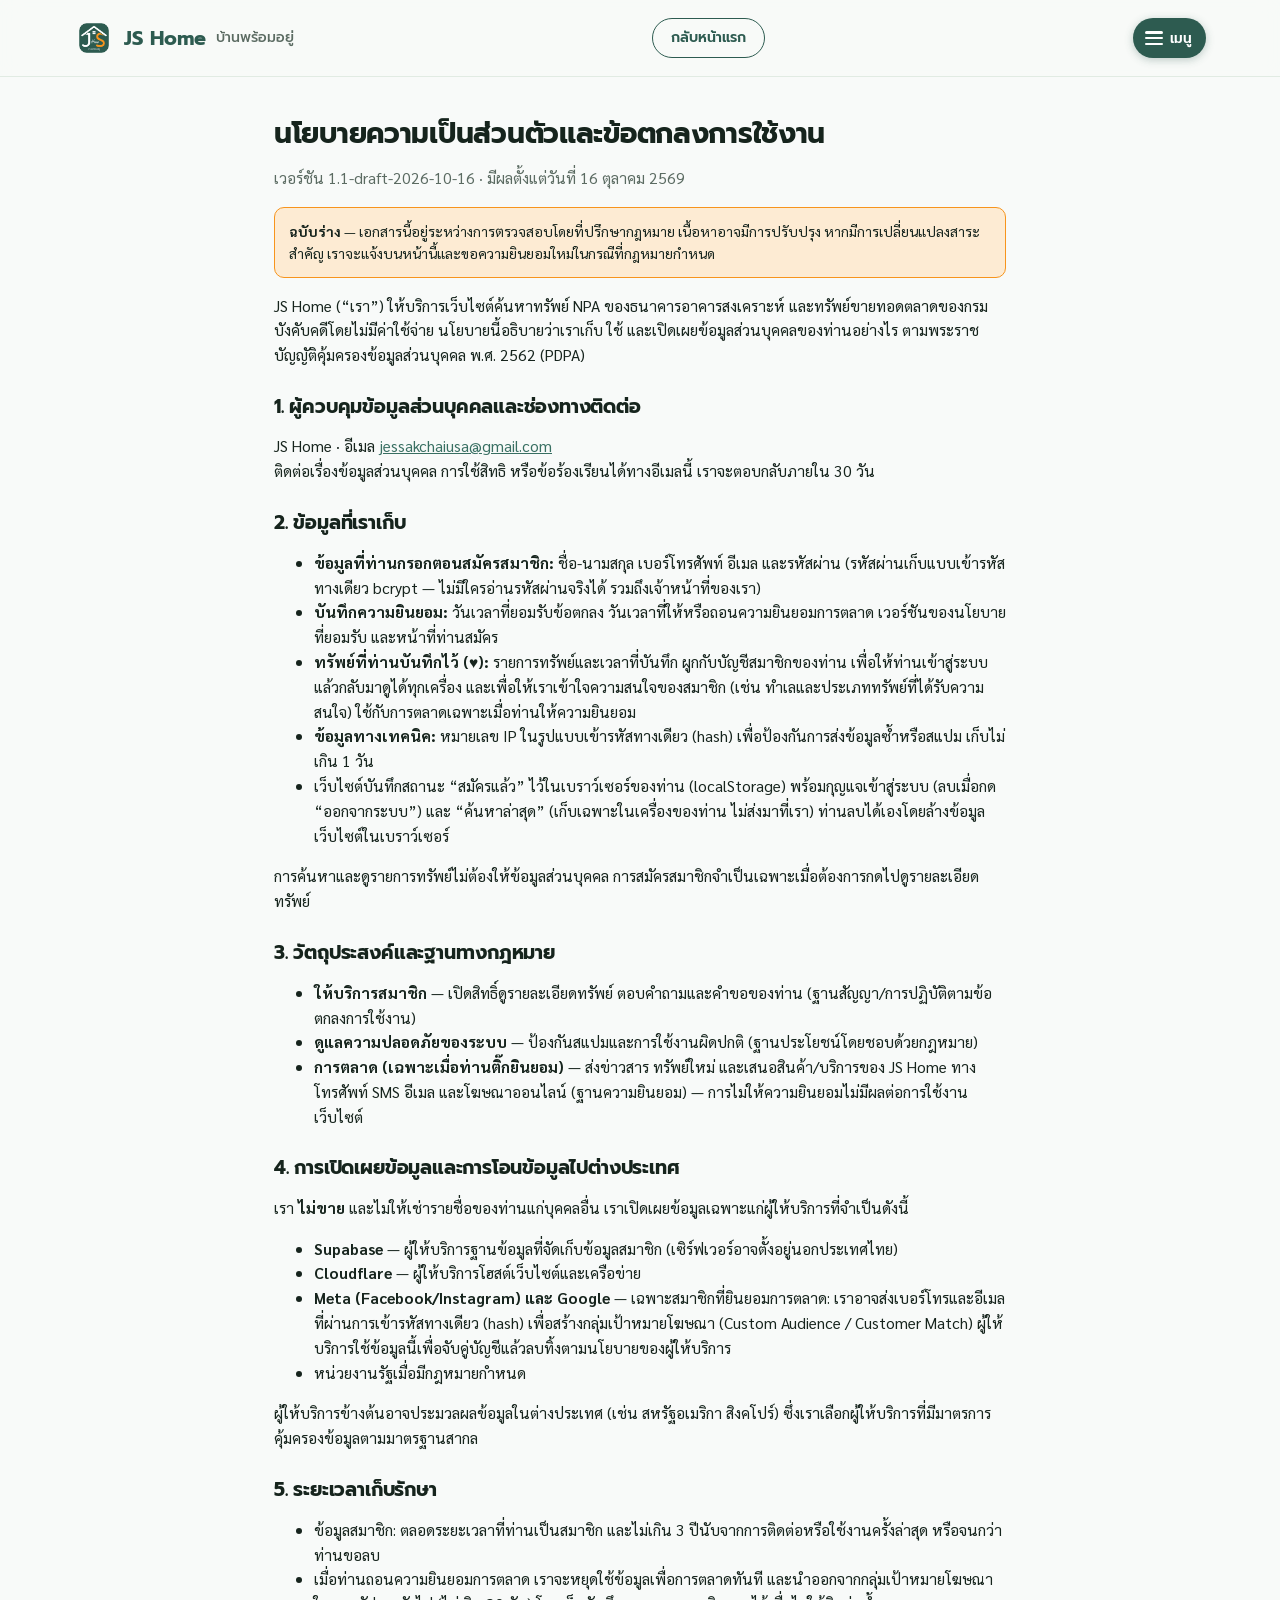
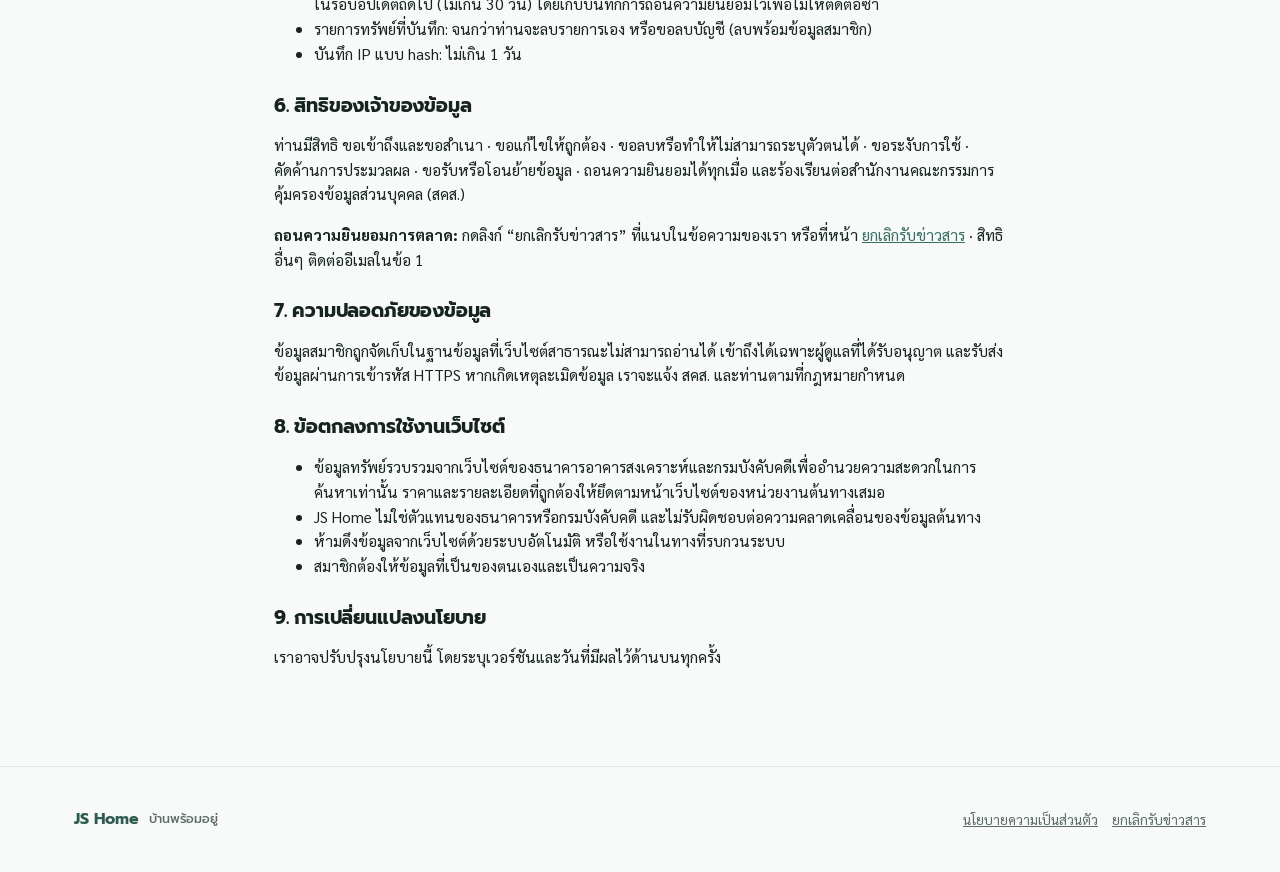
<file: privacy.html>
<!DOCTYPE html>
<html lang="th">
<head>
<meta charset="UTF-8" />
<meta name="viewport" content="width=device-width, initial-scale=1.0" />
<title>นโยบายความเป็นส่วนตัว | JS Home</title>
<meta name="description" content="นโยบายความเป็นส่วนตัวและข้อตกลงการใช้งานเว็บไซต์ JS Home ตาม พ.ร.บ.คุ้มครองข้อมูลส่วนบุคคล พ.ศ. 2562" />
<meta name="robots" content="noindex" />
<link rel="preconnect" href="https://fonts.googleapis.com">
<link href="https://fonts.googleapis.com/css2?family=Prompt:wght@500;600;700&family=Sarabun:wght@400;500;600&display=swap" rel="stylesheet">
<link rel="icon" type="image/png" href="assets/img/logo.png" />
<link rel="stylesheet" href="assets/style.css" />
</head>
<body>

<header class="site-header">
  <div class="container">
    <a href="index.html" class="brand">
      <span class="brand-mark"><img src="assets/img/logo.png" alt="JS Home logo" /></span>
      JS Home <span style="color:var(--text-muted);font-weight:500;font-size:14px;">บ้านพร้อมอยู่</span>
    </a>
    <nav class="nav-links">
      <a href="properties.html">ทรัพย์ NPA ธอส.</a>
      <a href="led.html">ทรัพย์กรมบังคับคดี</a>
    </nav>
    <a href="index.html" class="btn btn-ghost btn-sm">กลับหน้าแรก</a>
  </div>
</header>

<main class="container doc-page">
  <h1>นโยบายความเป็นส่วนตัวและข้อตกลงการใช้งาน</h1>
  <p class="doc-meta">เวอร์ชัน 1.1-draft-2026-10-16 · มีผลตั้งแต่วันที่ 16 ตุลาคม 2569</p>

  <div class="doc-draft">
    <b>ฉบับร่าง</b> — เอกสารนี้อยู่ระหว่างการตรวจสอบโดยที่ปรึกษากฎหมาย เนื้อหาอาจมีการปรับปรุง
    หากมีการเปลี่ยนแปลงสาระสำคัญ เราจะแจ้งบนหน้านี้และขอความยินยอมใหม่ในกรณีที่กฎหมายกำหนด
  </div>

  <p>JS Home (“เรา”) ให้บริการเว็บไซต์ค้นหาทรัพย์ NPA ของธนาคารอาคารสงเคราะห์ และทรัพย์ขายทอดตลาดของกรมบังคับคดีโดยไม่มีค่าใช้จ่าย
    นโยบายนี้อธิบายว่าเราเก็บ ใช้ และเปิดเผยข้อมูลส่วนบุคคลของท่านอย่างไร ตามพระราชบัญญัติคุ้มครองข้อมูลส่วนบุคคล พ.ศ. 2562 (PDPA)</p>

  <h2>1. ผู้ควบคุมข้อมูลส่วนบุคคลและช่องทางติดต่อ</h2>
  <p>JS Home · อีเมล <a href="mailto:jessakchaiusa@gmail.com">jessakchaiusa@gmail.com</a><br>
    ติดต่อเรื่องข้อมูลส่วนบุคคล การใช้สิทธิ หรือข้อร้องเรียนได้ทางอีเมลนี้ เราจะตอบกลับภายใน 30 วัน</p>

  <h2>2. ข้อมูลที่เราเก็บ</h2>
  <ul>
    <li><b>ข้อมูลที่ท่านกรอกตอนสมัครสมาชิก:</b> ชื่อ-นามสกุล เบอร์โทรศัพท์ อีเมล และรหัสผ่าน
      (รหัสผ่านเก็บแบบเข้ารหัสทางเดียว bcrypt — ไม่มีใครอ่านรหัสผ่านจริงได้ รวมถึงเจ้าหน้าที่ของเรา)</li>
    <li><b>บันทึกความยินยอม:</b> วันเวลาที่ยอมรับข้อตกลง วันเวลาที่ให้หรือถอนความยินยอมการตลาด เวอร์ชันของนโยบายที่ยอมรับ และหน้าที่ท่านสมัคร</li>
    <li><b>ทรัพย์ที่ท่านบันทึกไว้ (♥):</b> รายการทรัพย์และเวลาที่บันทึก ผูกกับบัญชีสมาชิกของท่าน เพื่อให้ท่านเข้าสู่ระบบแล้วกลับมาดูได้ทุกเครื่อง
      และเพื่อให้เราเข้าใจความสนใจของสมาชิก (เช่น ทำเลและประเภททรัพย์ที่ได้รับความสนใจ) ใช้กับการตลาดเฉพาะเมื่อท่านให้ความยินยอม</li>
    <li><b>ข้อมูลทางเทคนิค:</b> หมายเลข IP ในรูปแบบเข้ารหัสทางเดียว (hash) เพื่อป้องกันการส่งข้อมูลซ้ำหรือสแปม เก็บไม่เกิน 1 วัน</li>
    <li>เว็บไซต์บันทึกสถานะ “สมัครแล้ว” ไว้ในเบราว์เซอร์ของท่าน (localStorage) พร้อมกุญแจเข้าสู่ระบบ (ลบเมื่อกด “ออกจากระบบ”) และ “ค้นหาล่าสุด” (เก็บเฉพาะในเครื่องของท่าน ไม่ส่งมาที่เรา) ท่านลบได้เองโดยล้างข้อมูลเว็บไซต์ในเบราว์เซอร์</li>
  </ul>
  <p>การค้นหาและดูรายการทรัพย์ไม่ต้องให้ข้อมูลส่วนบุคคล การสมัครสมาชิกจำเป็นเฉพาะเมื่อต้องการกดไปดูรายละเอียดทรัพย์</p>

  <h2>3. วัตถุประสงค์และฐานทางกฎหมาย</h2>
  <ul>
    <li><b>ให้บริการสมาชิก</b> — เปิดสิทธิ์ดูรายละเอียดทรัพย์ ตอบคำถามและคำขอของท่าน
      (ฐานสัญญา/การปฏิบัติตามข้อตกลงการใช้งาน)</li>
    <li><b>ดูแลความปลอดภัยของระบบ</b> — ป้องกันสแปมและการใช้งานผิดปกติ (ฐานประโยชน์โดยชอบด้วยกฎหมาย)</li>
    <li><b>การตลาด (เฉพาะเมื่อท่านติ๊กยินยอม)</b> — ส่งข่าวสาร ทรัพย์ใหม่ และเสนอสินค้า/บริการของ JS Home
      ทางโทรศัพท์ SMS อีเมล และโฆษณาออนไลน์ (ฐานความยินยอม) — การไม่ให้ความยินยอมไม่มีผลต่อการใช้งานเว็บไซต์</li>
  </ul>

  <h2>4. การเปิดเผยข้อมูลและการโอนข้อมูลไปต่างประเทศ</h2>
  <p>เรา <b>ไม่ขาย</b> และไม่ให้เช่ารายชื่อของท่านแก่บุคคลอื่น เราเปิดเผยข้อมูลเฉพาะแก่ผู้ให้บริการที่จำเป็นดังนี้</p>
  <ul>
    <li><b>Supabase</b> — ผู้ให้บริการฐานข้อมูลที่จัดเก็บข้อมูลสมาชิก (เซิร์ฟเวอร์อาจตั้งอยู่นอกประเทศไทย)</li>
    <li><b>Cloudflare</b> — ผู้ให้บริการโฮสต์เว็บไซต์และเครือข่าย</li>
    <li><b>Meta (Facebook/Instagram) และ Google</b> — เฉพาะสมาชิกที่ยินยอมการตลาด: เราอาจส่งเบอร์โทรและอีเมลที่ผ่านการเข้ารหัสทางเดียว (hash)
      เพื่อสร้างกลุ่มเป้าหมายโฆษณา (Custom Audience / Customer Match) ผู้ให้บริการใช้ข้อมูลนี้เพื่อจับคู่บัญชีแล้วลบทิ้งตามนโยบายของผู้ให้บริการ</li>
    <li>หน่วยงานรัฐเมื่อมีกฎหมายกำหนด</li>
  </ul>
  <p>ผู้ให้บริการข้างต้นอาจประมวลผลข้อมูลในต่างประเทศ (เช่น สหรัฐอเมริกา สิงคโปร์) ซึ่งเราเลือกผู้ให้บริการที่มีมาตรการคุ้มครองข้อมูลตามมาตรฐานสากล</p>

  <h2>5. ระยะเวลาเก็บรักษา</h2>
  <ul>
    <li>ข้อมูลสมาชิก: ตลอดระยะเวลาที่ท่านเป็นสมาชิก และไม่เกิน 3 ปีนับจากการติดต่อหรือใช้งานครั้งล่าสุด หรือจนกว่าท่านขอลบ</li>
    <li>เมื่อท่านถอนความยินยอมการตลาด เราจะหยุดใช้ข้อมูลเพื่อการตลาดทันที และนำออกจากกลุ่มเป้าหมายโฆษณาในรอบอัปเดตถัดไป (ไม่เกิน 30 วัน)
      โดยเก็บบันทึกการถอนความยินยอมไว้เพื่อไม่ให้ติดต่อซ้ำ</li>
    <li>รายการทรัพย์ที่บันทึก: จนกว่าท่านจะลบรายการเอง หรือขอลบบัญชี (ลบพร้อมข้อมูลสมาชิก)</li>
    <li>บันทึก IP แบบ hash: ไม่เกิน 1 วัน</li>
  </ul>

  <h2>6. สิทธิของเจ้าของข้อมูล</h2>
  <p>ท่านมีสิทธิ ขอเข้าถึงและขอสำเนา · ขอแก้ไขให้ถูกต้อง · ขอลบหรือทำให้ไม่สามารถระบุตัวตนได้ · ขอระงับการใช้ · คัดค้านการประมวลผล ·
    ขอรับหรือโอนย้ายข้อมูล · ถอนความยินยอมได้ทุกเมื่อ และร้องเรียนต่อสำนักงานคณะกรรมการคุ้มครองข้อมูลส่วนบุคคล (สคส.)</p>
  <p><b>ถอนความยินยอมการตลาด:</b> กดลิงก์ “ยกเลิกรับข่าวสาร” ที่แนบในข้อความของเรา หรือที่หน้า
    <a href="unsubscribe.html">ยกเลิกรับข่าวสาร</a> · สิทธิอื่นๆ ติดต่ออีเมลในข้อ 1</p>

  <h2>7. ความปลอดภัยของข้อมูล</h2>
  <p>ข้อมูลสมาชิกถูกจัดเก็บในฐานข้อมูลที่เว็บไซต์สาธารณะไม่สามารถอ่านได้ เข้าถึงได้เฉพาะผู้ดูแลที่ได้รับอนุญาต
    และรับส่งข้อมูลผ่านการเข้ารหัส HTTPS หากเกิดเหตุละเมิดข้อมูล เราจะแจ้ง สคส. และท่านตามที่กฎหมายกำหนด</p>

  <h2>8. ข้อตกลงการใช้งานเว็บไซต์</h2>
  <ul>
    <li>ข้อมูลทรัพย์รวบรวมจากเว็บไซต์ของธนาคารอาคารสงเคราะห์และกรมบังคับคดีเพื่ออำนวยความสะดวกในการค้นหาเท่านั้น
      ราคาและรายละเอียดที่ถูกต้องให้ยึดตามหน้าเว็บไซต์ของหน่วยงานต้นทางเสมอ</li>
    <li>JS Home ไม่ใช่ตัวแทนของธนาคารหรือกรมบังคับคดี และไม่รับผิดชอบต่อความคลาดเคลื่อนของข้อมูลต้นทาง</li>
    <li>ห้ามดึงข้อมูลจากเว็บไซต์ด้วยระบบอัตโนมัติ หรือใช้งานในทางที่รบกวนระบบ</li>
    <li>สมาชิกต้องให้ข้อมูลที่เป็นของตนเองและเป็นความจริง</li>
  </ul>

  <h2>9. การเปลี่ยนแปลงนโยบาย</h2>
  <p>เราอาจปรับปรุงนโยบายนี้ โดยระบุเวอร์ชันและวันที่มีผลไว้ด้านบนทุกครั้ง</p>
</main>

<footer class="site-footer">
  <div class="container">
    <div class="footer-row">
      <div class="brand" style="font-size:16px;">JS Home <span style="color:var(--text-muted);font-weight:500;font-size:12.5px;">บ้านพร้อมอยู่</span></div>
      <div class="footer-links"><a href="privacy.html">นโยบายความเป็นส่วนตัว</a><a href="unsubscribe.html">ยกเลิกรับข่าวสาร</a></div>
    </div>
  </div>
</footer>

<script src="assets/nav.js"></script>
</body>
</html>
</file>
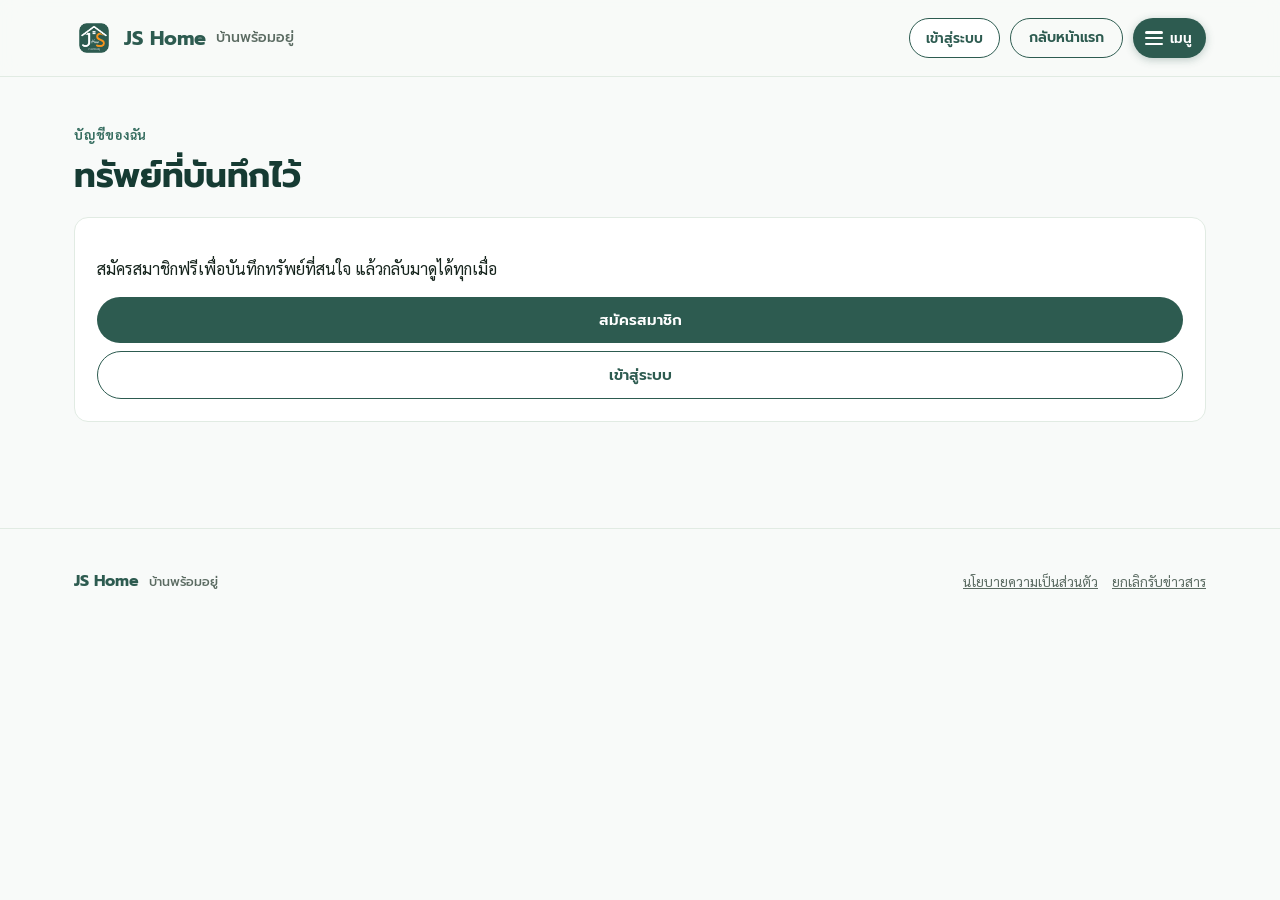
<file: saved.html>
<!DOCTYPE html>
<html lang="th">
<head>
<meta charset="UTF-8" />
<meta name="viewport" content="width=device-width, initial-scale=1.0" />
<title>ทรัพย์ที่บันทึก | JS Home</title>
<meta name="robots" content="noindex" />
<meta name="referrer" content="no-referrer" />
<link rel="preconnect" href="https://fonts.googleapis.com">
<link href="https://fonts.googleapis.com/css2?family=Prompt:wght@500;600;700&family=Sarabun:wght@400;500;600&display=swap" rel="stylesheet">
<link rel="icon" type="image/png" href="assets/img/logo.png" />
<link rel="stylesheet" href="assets/style.css" />
</head>
<body>

<header class="site-header">
  <div class="container">
    <a href="index.html" class="brand">
      <span class="brand-mark"><img src="assets/img/logo.png" alt="JS Home logo" /></span>
      JS Home <span style="color:var(--text-muted);font-weight:500;font-size:14px;">บ้านพร้อมอยู่</span>
    </a>
    <nav class="nav-links">
      <a href="exclusive.html">JS Home Exclusive</a>
      <a href="properties.html">ทรัพย์ NPA ธอส.</a>
      <a href="led.html">ทรัพย์กรมบังคับคดี</a>
      <a href="consign.html">ฝากขาย</a>
      <a href="saved.html">♥ ที่บันทึก</a>
    </nav>
    <a href="index.html" class="btn btn-ghost btn-sm">กลับหน้าแรก</a>
  </div>
</header>

<section class="section-tight">
  <div class="container">
    <div class="section-head" style="margin-bottom:20px;">
      <span class="section-eyebrow">บัญชีของฉัน</span>
      <h2>ทรัพย์ที่บันทึกไว้</h2>
    </div>

    <div id="savedNotMember" class="member-box" hidden>
      <p>สมัครสมาชิกฟรีเพื่อบันทึกทรัพย์ที่สนใจ แล้วกลับมาดูได้ทุกเมื่อ</p>
      <button type="button" class="btn btn-primary" data-member-signup>สมัครสมาชิก</button>
      <button type="button" class="btn btn-ghost" data-member-login style="margin-top:8px;">เข้าสู่ระบบ</button>
    </div>

    <div class="property-grid" id="savedGrid"></div>

    <div id="passwordBox" class="member-box" hidden>
      <h3 style="font-size:17px;margin-bottom:6px;" id="pwTitle">🔑 เปลี่ยนรหัสผ่าน</h3>
      <p class="doc-meta" style="margin-top:0;">ใช้เบอร์โทร + รหัสผ่านนี้เข้าสู่ระบบบนมือถือหรือคอมเครื่องอื่น แล้วจะเห็นทรัพย์ที่บันทึกไว้ครบ</p>
      <form id="pwForm" novalidate>
        <label id="pwOldLabel">รหัสผ่านเดิม
          <input name="old" type="password" autocomplete="current-password" maxlength="72" />
        </label>
        <label>รหัสผ่านใหม่ (อย่างน้อย 8 ตัวอักษร)
          <input name="new" type="password" autocomplete="new-password" minlength="8" maxlength="72" />
        </label>
        <button type="submit" class="btn btn-primary" id="pwBtn">บันทึกรหัสผ่าน</button>
        <p class="member-error" id="pwMsg" role="status"></p>
      </form>
    </div>
  </div>
</section>

<footer class="site-footer">
  <div class="container">
    <div class="footer-row">
      <div class="brand" style="font-size:16px;">JS Home <span style="color:var(--text-muted);font-weight:500;font-size:12.5px;">บ้านพร้อมอยู่</span></div>
      <div class="footer-links"><a href="privacy.html">นโยบายความเป็นส่วนตัว</a><a href="unsubscribe.html">ยกเลิกรับข่าวสาร</a></div>
    </div>
  </div>
</footer>

<script src="assets/config.js"></script>
<script src="assets/member.js"></script>
<script src="assets/supabase-client.js"></script>
<script>
  const esc = (s) => String(s ?? "").replace(/[&<>"']/g, (c) => ({ "&": "&amp;", "<": "&lt;", ">": "&gt;", '"': "&quot;", "'": "&#39;" }[c]));
  const $ = (id) => document.getElementById(id);
  const baht = (n) => n ? `฿${Number(n).toLocaleString("th-TH")}` : "";
  const thaiDate = (iso) => iso
    ? new Date(iso + "T00:00:00").toLocaleDateString("th-TH", { day: "numeric", month: "short", year: "2-digit" }) : "";

  // ดึงข้อมูลล่าสุดของทรัพย์ที่บันทึก (ตารางทรัพย์เป็นข้อมูลสาธารณะอยู่แล้ว)
  async function fetchByIds(table, cols, ids, key = "id") {
    if (!ids.length) return [];
    const list = ids.map((x) => `"${String(x).replace(/"/g, '\\"')}"`).join(",");
    const res = await fetch(`${SUPABASE_URL}/rest/v1/${table}?select=${cols}&${key}=in.(${encodeURIComponent(list)})`, { headers: baseHeaders() });
    const rows = await res.json();
    return Array.isArray(rows) ? rows : [];
  }

  function card({ kind, ref, href, external, img, tag, price, title, loc, extra, gone, snap }) {
    return `
      <div class="property-card${gone ? " is-gone" : ""}">
        <div class="property-thumb${img ? "" : " no-img"}">
          <span class="property-type-tag">${esc(tag)}</span>
          ${saveButtonHtml(kind, ref, snap)}
          ${img ? `<img src="${esc(img)}" alt="" loading="lazy" onerror="this.onerror=null;this.style.display='none'" />` : ""}
        </div>
        <div class="property-body">
          ${price ? `<div class="property-price">${price}</div>` : ""}
          <h4>${esc(title)}</h4>
          ${loc ? `<div class="property-loc">📍 ${esc(loc)}</div>` : ""}
          ${extra || ""}
          ${gone ? `<div class="led-next">ทรัพย์นี้ไม่อยู่ในระบบแล้ว (อาจขายได้แล้ว)</div>` :
            `<a class="property-cta" href="${esc(href)}"${external ? ' target="_blank" rel="noopener"' : ""}>ดูรายละเอียดทรัพย์ →</a>`}
        </div>
      </div>`;
  }

  async function render() {
    const grid = $("savedGrid");
    grid.innerHTML = `<div class="state-msg" style="grid-column:1/-1;">กำลังโหลด...</div>`;
    const st = await loadSaved(true);
    const key = await memberKey();
    if (!key) {
      grid.innerHTML = `<div class="state-msg" style="grid-column:1/-1;">กรุณา<a href="#" data-member-login>เข้าสู่ระบบ</a>ด้วยเบอร์โทร + รหัสผ่าน เพื่อดูทรัพย์ที่บันทึกไว้</div>`;
      return;
    }

    showPasswordBox(key);

    const items = st.items;
    if (!items.length) {
      grid.innerHTML = `<div class="state-msg" style="grid-column:1/-1;">ยังไม่มีทรัพย์ที่บันทึก — กด ♥ บนทรัพย์ที่สนใจใน
        <a href="properties.html">ทรัพย์ NPA ธอส.</a> หรือ <a href="led.html">ทรัพย์กรมบังคับคดี</a></div>`;
      return;
    }

    const npaIds = items.filter((i) => i.kind === "npa").map((i) => i.ref);
    const ledIds = items.filter((i) => i.kind === "led").map((i) => i.ref);
    const [npa, led] = await Promise.all([
      fetchByIds("properties", "id,name,type,price,district,province,img,ghb_link", npaIds),
      fetchByIds("led_assets", "slug,asset_type,tambon,amphoe,province,appraisal_price,next_bid_date,image_url", ledIds, "slug"),
    ]);
    const npaMap = new Map(npa.map((r) => [String(r.id), r]));
    const ledMap = new Map(led.map((r) => [r.slug, r]));

    grid.innerHTML = items.map((i) => {
      const s = i.snapshot || {};
      if (i.kind === "npa") {
        const p = npaMap.get(String(i.ref));
        const img = p && p.img && !p.img.includes("ghbhomecenter.com") ? p.img : "";
        return card({ kind: "npa", ref: i.ref, snap: s, external: true, tag: p ? p.type || "NPA ธอส." : "NPA ธอส.",
          href: p ? p.ghb_link : s.url, img, gone: !p,
          price: baht(p ? p.price : s.price), title: p ? p.name : s.title || "ทรัพย์ NPA ธอส.",
          loc: p ? `${p.district || ""} ${p.province || ""}` : s.loc });
      }
      const p = ledMap.get(i.ref);
      return card({ kind: "led", ref: i.ref, snap: s, tag: p ? p.asset_type || "กรมบังคับคดี" : "กรมบังคับคดี",
        href: `led-asset.html?p=${encodeURIComponent(i.ref)}`, img: p ? p.image_url : s.img, gone: !p,
        price: baht(p ? p.appraisal_price : s.price) && `${baht(p ? p.appraisal_price : s.price)} <span class="led-price-label">ราคาประเมิน</span>`,
        title: p ? `${p.asset_type || "ทรัพย์"} ต.${p.tambon}` : s.title || "ทรัพย์กรมบังคับคดี",
        loc: p ? `อ.${p.amphoe} จ.${p.province}` : "",
        extra: p && p.next_bid_date ? `<div class="led-next">📅 นัดขายถัดไป ${thaiDate(p.next_bid_date)}</div>` : "" });
    }).join("");
    refreshSaveButtons(grid);
  }

  // ตั้ง/เปลี่ยนรหัสผ่าน (สมาชิกรุ่นแรกที่ยังไม่มีรหัสผ่าน → ตั้งได้เลยไม่ต้องใส่รหัสเดิม)
  async function showPasswordBox(key) {
    try {
      const me = await memberRpc("member_me", { p_key: key });
      if (!me.ok) return;
      $("passwordBox").hidden = false;
      $("pwOldLabel").hidden = !me.has_password;
      $("pwTitle").textContent = me.has_password ? "🔑 เปลี่ยนรหัสผ่าน" : "🔑 ตั้งรหัสผ่าน เพื่อเข้าสู่ระบบจากเครื่องอื่น";
    } catch (e) { console.error(e); }
  }

  $("pwForm").addEventListener("submit", async (e) => {
    e.preventDefault();
    const f = e.currentTarget.elements, form = e.currentTarget, msg = $("pwMsg");
    msg.className = "member-error";
    msg.textContent = "";
    if (f.new.value.length < 8) { msg.textContent = MEMBER_ERRORS.invalid_password; return; }
    $("pwBtn").disabled = true;
    try {
      const m = memberStore.get();
      const r = await memberRpc("member_set_password", { p_key: m.key, p_new: f.new.value, p_old: $("pwOldLabel").hidden ? null : f.old.value });
      if (!r.ok) { msg.textContent = MEMBER_ERRORS[r.error] || "บันทึกไม่สำเร็จ"; return; }
      memberStore.set({ ...m, key: r.key });
      form.reset();
      msg.className = "member-ok";
      msg.textContent = "บันทึกรหัสผ่านแล้ว เครื่องอื่นที่เคยเข้าสู่ระบบไว้ต้องเข้าสู่ระบบใหม่";
      $("pwOldLabel").hidden = false;
    } catch (err) {
      msg.textContent = "เชื่อมต่อไม่สำเร็จ ลองใหม่อีกครั้ง";
    } finally {
      $("pwBtn").disabled = false;
    }
  });

  // เลิกบันทึกจากหน้านี้ → เอาการ์ดออก
  document.addEventListener("member-saved-change", (e) => { if (!e.detail.saved) render(); });

  const afterIn = () => { $("savedNotMember").hidden = true; render(); };
  if (memberStore.get()) render();
  else $("savedNotMember").hidden = false;

  // สมัคร/เข้าสู่ระบบจากหน้านี้เสร็จ → แสดงรายการ
  document.addEventListener("click", (e) => {
    if (e.target.closest("[data-member-login]")) {
      e.preventDefault();
      openMemberModal(null, { mode: "login", after: afterIn });
    } else if (e.target.closest("[data-member-signup]")) {
      setTimeout(() => { memberAfterSignup = afterIn; }, 0);
    }
  });
</script>

<script src="assets/nav.js"></script>
</body>
</html>
</file>
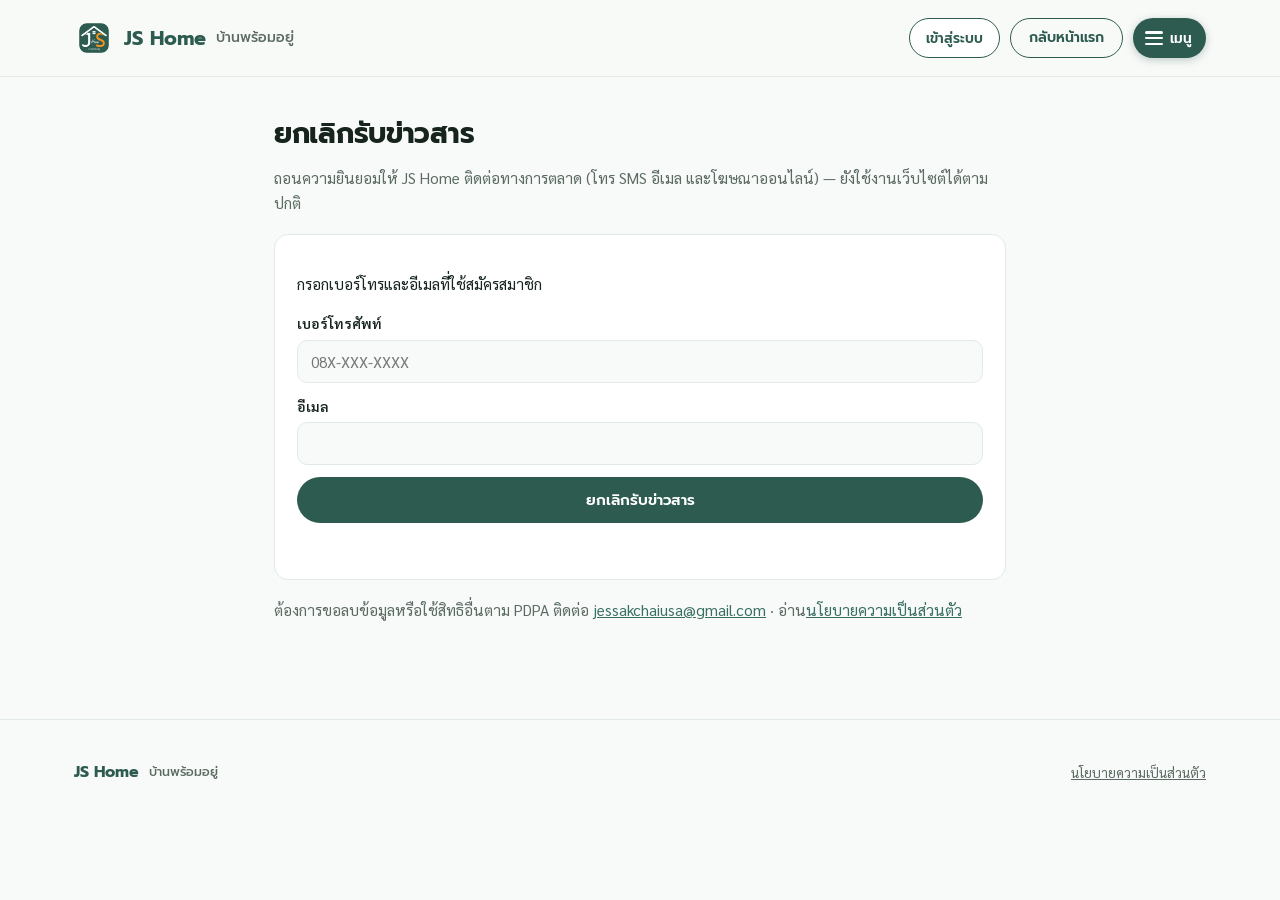
<file: unsubscribe.html>
<!DOCTYPE html>
<html lang="th">
<head>
<meta charset="UTF-8" />
<meta name="viewport" content="width=device-width, initial-scale=1.0" />
<title>ยกเลิกรับข่าวสาร | JS Home</title>
<meta name="robots" content="noindex" />
<meta name="referrer" content="no-referrer" />
<link rel="preconnect" href="https://fonts.googleapis.com">
<link href="https://fonts.googleapis.com/css2?family=Prompt:wght@500;600;700&family=Sarabun:wght@400;500;600&display=swap" rel="stylesheet">
<link rel="icon" type="image/png" href="assets/img/logo.png" />
<link rel="stylesheet" href="assets/style.css" />
</head>
<body>

<header class="site-header">
  <div class="container">
    <a href="index.html" class="brand">
      <span class="brand-mark"><img src="assets/img/logo.png" alt="JS Home logo" /></span>
      JS Home <span style="color:var(--text-muted);font-weight:500;font-size:14px;">บ้านพร้อมอยู่</span>
    </a>
    <a href="index.html" class="btn btn-ghost btn-sm">กลับหน้าแรก</a>
  </div>
</header>

<main class="container doc-page">
  <h1>ยกเลิกรับข่าวสาร</h1>
  <p class="doc-meta">ถอนความยินยอมให้ JS Home ติดต่อทางการตลาด (โทร SMS อีเมล และโฆษณาออนไลน์) — ยังใช้งานเว็บไซต์ได้ตามปกติ</p>

  <!-- มีลิงก์ยกเลิก (?t=token) หรือเคยสมัครจากเครื่องนี้ -->
  <div class="member-box" id="tokenBox" hidden>
    <p>กดปุ่มด้านล่างเพื่อหยุดรับข่าวสารจาก JS Home</p>
    <button type="button" class="btn btn-primary" id="tokenBtn">ยืนยันยกเลิกรับข่าวสาร</button>
    <p class="member-error" id="tokenMsg" role="status"></p>
  </div>

  <!-- ไม่มีลิงก์: ยืนยันด้วยเบอร์ + อีเมลที่ใช้สมัคร -->
  <div class="member-box" id="contactBox">
    <p id="contactLead">กรอกเบอร์โทรและอีเมลที่ใช้สมัครสมาชิก</p>
    <form id="contactForm" novalidate>
      <label>เบอร์โทรศัพท์
        <input name="phone" type="tel" inputmode="tel" autocomplete="tel" required maxlength="20" placeholder="08X-XXX-XXXX" />
      </label>
      <label>อีเมล
        <input name="email" type="email" autocomplete="email" required maxlength="254" />
      </label>
      <button type="submit" class="btn btn-primary" id="contactBtn">ยกเลิกรับข่าวสาร</button>
      <p class="member-error" id="contactMsg" role="status"></p>
    </form>
  </div>

  <p class="doc-meta">ต้องการขอลบข้อมูลหรือใช้สิทธิอื่นตาม PDPA ติดต่อ <a href="mailto:jessakchaiusa@gmail.com">jessakchaiusa@gmail.com</a>
    · อ่าน<a href="privacy.html">นโยบายความเป็นส่วนตัว</a></p>
</main>

<footer class="site-footer">
  <div class="container">
    <div class="footer-row">
      <div class="brand" style="font-size:16px;">JS Home <span style="color:var(--text-muted);font-weight:500;font-size:12.5px;">บ้านพร้อมอยู่</span></div>
      <div class="footer-links"><a href="privacy.html">นโยบายความเป็นส่วนตัว</a></div>
    </div>
  </div>
</footer>

<script src="assets/config.js"></script>
<script src="assets/member.js"></script>
<script>
  const OK_TEXT = "ยกเลิกรับข่าวสารเรียบร้อย เราจะไม่ติดต่อทางการตลาดอีก และจะนำออกจากกลุ่มโฆษณาภายใน 30 วัน";

  function ok(el, text) {
    el.className = "member-ok";
    el.textContent = text;
  }

  const urlToken = new URLSearchParams(location.search).get("t");
  const saved = memberStore.get();
  const token = urlToken || (saved && saved.token);

  if (token) {
    document.getElementById("tokenBox").hidden = false;
    document.getElementById("contactLead").textContent = "หรือยืนยันด้วยเบอร์โทรและอีเมลที่ใช้สมัคร";
  }

  document.getElementById("tokenBtn").addEventListener("click", async (e) => {
    const btn = e.currentTarget;
    const msg = document.getElementById("tokenMsg");
    btn.disabled = true;
    msg.className = "member-error";
    msg.textContent = "";
    try {
      const r = await memberRpc("member_unsubscribe", { p_token: token });
      if (r.status === "withdrawn" || r.status === "already_withdrawn") {
        ok(msg, r.status === "withdrawn" ? OK_TEXT : "ท่านยกเลิกรับข่าวสารไว้แล้ว ไม่ต้องทำอะไรเพิ่ม");
        btn.hidden = true;
        if (saved && saved.token === token) memberStore.set({ ...saved, marketing: false });
        return;
      }
      msg.textContent = r.status === "rate_limited"
        ? "ทำรายการบ่อยเกินไป กรุณารอสักครู่"
        : "ลิงก์ไม่ถูกต้องหรือหมดอายุ กรุณายืนยันด้วยเบอร์โทรและอีเมลด้านล่าง";
    } catch (err) {
      msg.textContent = "เชื่อมต่อไม่สำเร็จ กรุณาลองใหม่";
    }
    btn.disabled = false;
  });

  document.getElementById("contactForm").addEventListener("submit", async (e) => {
    e.preventDefault();
    const form = e.currentTarget;
    const f = form.elements;
    const btn = document.getElementById("contactBtn");
    const msg = document.getElementById("contactMsg");
    msg.className = "member-error";
    msg.textContent = "";
    btn.disabled = true;
    try {
      const r = await memberRpc("member_unsubscribe_by_contact", { p_phone: f.phone.value, p_email: f.email.value });
      if (r.ok) {
        ok(msg, "ได้รับคำขอแล้ว หากเบอร์และอีเมลนี้เป็นสมาชิกที่รับข่าวสารอยู่ เราได้ยกเลิกให้เรียบร้อย");
        form.reset();
      } else {
        msg.textContent = r.status === "rate_limited"
          ? "ทำรายการบ่อยเกินไป กรุณารอสักครู่"
          : "กรุณากรอกเบอร์โทรและอีเมลให้ถูกต้อง";
      }
    } catch (err) {
      msg.textContent = "เชื่อมต่อไม่สำเร็จ กรุณาลองใหม่";
    }
    btn.disabled = false;
  });
</script>

<script src="assets/nav.js"></script>
</body>
</html>
</file>
<file: assets/style.css>
/* ===== JS Home — Design Tokens (อัปเดตตามโลโก้แบรนด์) ===== */
:root {
  /* เว็บออกแบบโทนสว่างอย่างเดียว — กันเบราว์เซอร์มือถือ (Chrome "Auto dark") กลับสีเอง จนปุ่ม/ไอคอนมองไม่เห็น */
  color-scheme: only light;
  --green-900: #163B33;
  --green-800: #2D5B50;
  --green-700: #386F62;
  --green-500: #4E9384;
  --green-300: #8DC0B4;
  --green-100: #E3F0EC;
  --orange-700: #D97C0C;
  --orange-500: #F7941D;
  --orange-100: #FDEBD3;
  --bg: #F8FAF9;
  --bg-panel: #FFFFFF;
  --text: #16241D;
  --text-muted: #5B6B62;
  --border: #E1EBE3;
  --radius: 14px;
  --shadow: 0 4px 24px rgba(22, 59, 51, 0.08);
  --font-display: "Prompt", "Noto Sans Thai", sans-serif;
  --font-body: "Sarabun", "Noto Sans Thai", sans-serif;
}

* { box-sizing: border-box; }

html { scroll-behavior: smooth; }

body {
  margin: 0;
  font-family: var(--font-body);
  background: var(--bg);
  color: var(--text);
  line-height: 1.6;
  -webkit-font-smoothing: antialiased;
}

img { max-width: 100%; display: block; }

a { color: inherit; text-decoration: none; }

h1, h2, h3, h4 {
  font-family: var(--font-display);
  margin: 0;
  line-height: 1.2;
  letter-spacing: -0.01em;
}

.container {
  max-width: 1180px;
  margin: 0 auto;
  padding: 0 24px;
}

/* ===== Header ===== */
.site-header {
  position: sticky;
  top: 0;
  z-index: 50;
  background: rgba(247, 250, 247, 0.88);
  backdrop-filter: blur(10px);
  border-bottom: 1px solid var(--border);
}

.site-header .container {
  display: flex;
  align-items: center;
  justify-content: space-between;
  height: 76px;
}

.brand {
  display: flex;
  align-items: center;
  gap: 10px;
  font-family: var(--font-display);
  font-weight: 700;
  font-size: 20px;
  color: var(--green-800);
}

.brand-mark {
  width: 40px;
  height: 40px;
  border-radius: 11px;
  overflow: hidden;
  flex-shrink: 0;
  display: flex;
  align-items: center;
  justify-content: center;
}

.brand-mark img { width: 100%; height: 100%; object-fit: cover; }

/* เมนูแถวเดิมในหัวเว็บ — ไม่ใช้แล้ว ทุกขนาดจอใช้ปุ่ม "≡ เมนู" (nav.js) แทน
   (ลิงก์ยังอยู่ใน HTML ให้ Google อ่านได้) */
.nav-links {
  display: none;
  align-items: center;
  gap: 32px;
  font-size: 15px;
  font-weight: 500;
  color: var(--text-muted);
}

.nav-links a:hover { color: var(--green-800); }

/* ===== ปุ่ม "≡ เมนู" (ทุกขนาดจอ) — สร้างโดย assets/nav.js ===== */
/* ปุ่มเขียวทึบ + เส้นขาวหนา: มองเห็นชัดแม้มือถือบังคับโหมดมืด */
.nav-toggle {
  display: inline-flex;
  flex-shrink: 0;
  margin-left: 10px;
  align-items: center;
  gap: 7px;
  height: 40px;
  padding: 0 14px 0 12px;
  border: 0;
  border-radius: 999px;
  background: var(--green-800);
  color: #fff;
  font-family: var(--font-display);
  font-weight: 600;
  font-size: 13.5px;
  cursor: pointer;
  box-shadow: 0 2px 8px rgba(45, 91, 80, 0.3);
}
.nav-toggle:active { background: var(--green-900); }
.nav-toggle-bars { display: flex; flex-direction: column; justify-content: space-between; width: 18px; height: 14px; }
.nav-toggle-bars i { display: block; height: 2.5px; border-radius: 2px; background: #fff; }

.mobile-nav { position: fixed; inset: 0; z-index: 1000; }
.mobile-nav[hidden] { display: none; }
.mobile-nav-backdrop { position: absolute; inset: 0; background: rgba(22, 36, 29, 0.45); }
.mobile-nav-sheet {
  position: absolute;
  top: 0; right: 0; bottom: 0;
  width: min(340px, 88vw);
  background: var(--bg-panel);
  box-shadow: -8px 0 30px rgba(0, 0, 0, 0.15);
  padding: 16px;
  overflow-y: auto;
  animation: mobile-nav-in 0.2s ease-out;
}
@keyframes mobile-nav-in { from { transform: translateX(100%); } to { transform: none; } }
.mobile-nav-head {
  display: flex; align-items: center; justify-content: space-between;
  font-family: var(--font-display); font-weight: 600; color: var(--green-900);
  margin-bottom: 12px;
}
.mobile-nav-close {
  width: 40px; height: 40px; border: 0; border-radius: 10px;
  background: var(--green-100); color: var(--green-800); font-size: 16px; cursor: pointer;
}
.mobile-nav-main { display: grid; gap: 10px; margin-bottom: 18px; }
.mobile-nav-main-item {
  display: flex; align-items: center; gap: 12px;
  padding: 14px; border: 1px solid var(--border); border-radius: 12px;
  color: var(--text); text-decoration: none;
}
.mobile-nav-main-item b { display: block; font-family: var(--font-display); color: var(--green-900); font-size: 16px; }
.mobile-nav-main-item small { display: block; color: var(--text-muted); font-size: 12.5px; }
.mobile-nav-main-item.current { border-color: var(--green-700); background: var(--green-100); }
.mobile-nav-icon { font-size: 24px; width: 32px; text-align: center; flex-shrink: 0; }
.mobile-nav-more { display: grid; border-top: 1px solid var(--border); padding-top: 8px; }
.mobile-nav-more a { padding: 12px 4px; color: var(--text); text-decoration: none; font-size: 15px; }
.mobile-nav-more a.current { color: var(--green-800); font-weight: 600; }
html.nav-open { overflow: hidden; }

/* ปุ่ม "เข้าสู่ระบบ" ให้สูงเท่าปุ่มเมนู ขอบเขียว เป็นคู่กัน (ทุกขนาดจอ) */
.site-header .member-account button {
  height: 40px;
  padding: 0 16px;
  border: 1.5px solid var(--green-800);
  background: #fff;
  color: var(--green-800);
}
.site-header .container > .btn { height: 40px; padding: 0 18px; }

@media (max-width: 860px) {
  .nav-toggle { margin-left: 0; }
  .site-header .container > .btn { display: none; }  /* ปุ่มขวาบนย้ายไปอยู่ในเมนู */
  .site-header .container { height: 64px; }
  .brand { font-size: 18px; }
}
@media (max-width: 380px) {
  .brand > span:not(.brand-mark) { display: none; }  /* จอแคบมาก: ซ่อนคำว่า บ้านพร้อมอยู่ */
}

.btn {
  display: inline-flex;
  align-items: center;
  justify-content: center;
  gap: 8px;
  font-family: var(--font-display);
  font-weight: 600;
  font-size: 15px;
  padding: 12px 24px;
  border-radius: 999px;
  border: none;
  cursor: pointer;
  transition: transform 0.15s ease, box-shadow 0.15s ease, background 0.15s ease;
}

.btn-primary {
  background: var(--green-800);
  color: white;
}

.btn-primary:hover {
  background: var(--green-700);
  box-shadow: 0 8px 20px rgba(27, 67, 50, 0.25);
  transform: translateY(-1px);
}

.btn-ghost {
  background: transparent;
  border: 1.5px solid var(--green-800);
  color: var(--green-800);
}

.btn-ghost:hover { background: var(--green-100); }

.btn-sm { padding: 9px 18px; font-size: 14px; }

/* ===== Hero ===== */
.hero {
  position: relative;
  overflow: hidden;
  padding: 88px 0 64px;
}

.hero-grid {
  display: grid;
  grid-template-columns: 1.05fr 0.95fr;
  gap: 56px;
  align-items: center;
}

.eyebrow {
  display: inline-flex;
  align-items: center;
  gap: 8px;
  font-size: 13px;
  font-weight: 600;
  color: var(--green-700);
  background: var(--green-100);
  padding: 7px 14px;
  border-radius: 999px;
  margin-bottom: 20px;
}

.eyebrow .dot {
  width: 7px; height: 7px; border-radius: 50%;
  background: var(--orange-500);
  animation: pulse 1.8s infinite;
}

@keyframes pulse {
  0%, 100% { opacity: 1; transform: scale(1); }
  50% { opacity: 0.4; transform: scale(0.75); }
}

.hero h1 {
  font-size: clamp(34px, 4.2vw, 52px);
  font-weight: 700;
  color: var(--green-900);
}

.hero h1 span { color: var(--orange-500); }

.hero p.lead {
  font-size: 18px;
  color: var(--text-muted);
  margin: 20px 0 32px;
  max-width: 46ch;
}

.hero-cta { display: flex; gap: 14px; flex-wrap: wrap; }

.hero-stats {
  display: grid;
  grid-template-columns: repeat(3, 1fr);
  gap: 16px;
  margin-top: 44px;
  padding-top: 28px;
  border-top: 1px solid var(--border);
}

.stat-num {
  font-family: var(--font-display);
  font-weight: 700;
  font-size: clamp(22px, 2.4vw, 30px);
  color: var(--green-800);
  display: flex;
  align-items: baseline;
  gap: 2px;
}

.stat-label {
  font-size: 13px;
  color: var(--text-muted);
  margin-top: 4px;
}

/* Hero visual: signature live-count panel */
.hero-visual {
  position: relative;
  background: linear-gradient(165deg, var(--green-800) 0%, var(--green-700) 55%, var(--green-500) 130%);
  border-radius: 28px;
  padding: 40px 32px;
  color: white;
  min-height: 420px;
  display: flex;
  flex-direction: column;
  justify-content: space-between;
  box-shadow: var(--shadow);
  overflow: hidden;
}

.hero-visual::before {
  content: "";
  position: absolute;
  inset: -40% -20% auto auto;
  width: 280px; height: 280px;
  background: radial-gradient(circle, rgba(247, 148, 29, 0.28), transparent 70%);
}

.hero-visual-label {
  font-size: 13px;
  letter-spacing: 0.04em;
  opacity: 0.85;
  text-transform: uppercase;
  font-weight: 600;
}

.hero-visual-count {
  font-family: var(--font-display);
  font-weight: 700;
  font-size: clamp(56px, 7vw, 84px);
  margin: 14px 0 0;
  line-height: 1;
}

.hero-visual-sub {
  font-size: 14px;
  opacity: 0.85;
  margin-top: 10px;
}

.hero-visual-list {
  position: relative;
  z-index: 1;
  display: flex;
  flex-direction: column;
  gap: 10px;
}

.hero-visual-row {
  display: flex;
  align-items: center;
  justify-content: space-between;
  background: rgba(255,255,255,0.1);
  border: 1px solid rgba(255,255,255,0.16);
  border-radius: 12px;
  padding: 12px 16px;
  font-size: 14px;
}

.hero-visual-row b { font-family: var(--font-display); font-weight: 600; }

/* ===== Section ===== */
.section { padding: 72px 0; }
.section-tight { padding: 48px 0; }

.section-head {
  max-width: 640px;
  margin: 0 0 40px;
}

.section-eyebrow {
  font-size: 13px;
  font-weight: 700;
  color: var(--green-700);
  text-transform: uppercase;
  letter-spacing: 0.06em;
  margin-bottom: 10px;
  display: block;
}

.section-head h2 {
  font-size: clamp(26px, 3vw, 34px);
  color: var(--green-900);
}

.section-head p {
  color: var(--text-muted);
  margin-top: 12px;
  font-size: 16px;
}

/* ===== Feature cards ===== */
.grid-3 {
  display: grid;
  grid-template-columns: repeat(3, 1fr);
  gap: 20px;
}

.card {
  background: var(--bg-panel);
  border: 1px solid var(--border);
  border-radius: var(--radius);
  padding: 28px 24px;
}

.card-icon {
  width: 44px; height: 44px;
  border-radius: 12px;
  background: var(--green-100);
  display: flex; align-items: center; justify-content: center;
  color: var(--green-700);
  margin-bottom: 16px;
}

.card h3 {
  font-size: 18px;
  color: var(--green-900);
  margin-bottom: 8px;
}

.card p { color: var(--text-muted); font-size: 14.5px; margin: 0; }

/* ===== Province pills (landing → link to listing) ===== */
.pill-grid {
  display: flex;
  flex-wrap: wrap;
  gap: 10px;
}

.pill {
  border: 1px solid var(--border);
  background: var(--bg-panel);
  border-radius: 999px;
  padding: 10px 18px;
  font-size: 14px;
  font-weight: 500;
  color: var(--text);
  transition: all 0.15s ease;
  cursor: pointer;
}

.pill:hover {
  border-color: var(--orange-500);
  background: var(--orange-100);
  color: var(--green-800);
}

/* ===== CTA band ===== */
.cta-band {
  background: var(--green-800);
  border-radius: 28px;
  padding: 56px 48px;
  color: white;
  display: flex;
  align-items: center;
  justify-content: space-between;
  gap: 32px;
  flex-wrap: wrap;
}

.cta-band h2 { font-size: 28px; max-width: 420px; }
.cta-band p { color: rgba(255,255,255,0.78); margin-top: 10px; max-width: 420px; }

/* ===== Footer ===== */
.site-footer {
  border-top: 1px solid var(--border);
  padding: 40px 0;
  margin-top: 40px;
}

.footer-row {
  display: flex;
  justify-content: space-between;
  align-items: center;
  flex-wrap: wrap;
  gap: 16px;
  font-size: 13.5px;
  color: var(--text-muted);
}

.footer-note {
  font-size: 12.5px;
  color: var(--text-muted);
  opacity: 0.8;
  margin-top: 6px;
}

/* ===== Property listing page ===== */
.filter-bar {
  background: var(--bg-panel);
  border: 1px solid var(--border);
  border-radius: var(--radius);
  padding: 18px 20px;
  display: grid;
  grid-template-columns: 1.4fr 1fr 1fr 1fr 1fr 1fr auto;
  gap: 12px;
  margin-bottom: 28px;
  position: sticky;
  top: 92px;
  z-index: 20;
  box-shadow: var(--shadow);
}

.field label {
  display: block;
  font-size: 12px;
  color: var(--text-muted);
  margin-bottom: 6px;
  font-weight: 600;
}

.field input, .field select {
  width: 100%;
  padding: 10px 12px;
  border-radius: 9px;
  border: 1px solid var(--border);
  background: var(--bg);
  font-family: var(--font-body);
  font-size: 14.5px;
  color: var(--text);
}

.field input:focus, .field select:focus {
  outline: 2px solid var(--orange-500);
  outline-offset: 1px;
}

.result-meta {
  display: flex;
  justify-content: space-between;
  align-items: center;
  margin-bottom: 18px;
  color: var(--text-muted);
  font-size: 14px;
  gap: 16px;
}

.view-toggle {
  display: flex;
  gap: 6px;
  background: var(--bg-panel);
  border: 1px solid var(--border);
  border-radius: 999px;
  padding: 4px;
}

.view-toggle-btn {
  border: none;
  background: transparent;
  padding: 8px 16px;
  border-radius: 999px;
  font-family: var(--font-body);
  font-size: 13.5px;
  font-weight: 600;
  color: var(--text-muted);
  cursor: pointer;
  transition: all 0.15s ease;
}

.view-toggle-btn.active {
  background: var(--green-800);
  color: white;
}

.view-toggle-btn:not(.active):hover {
  background: var(--green-100);
  color: var(--green-800);
}

.map-note {
  font-size: 13.5px;
  color: var(--text-muted);
  margin-bottom: 12px;
}

#propertyMap {
  width: 100%;
  height: 640px;
  border-radius: var(--radius);
  border: 1px solid var(--border);
  overflow: hidden;
}

.map-popup {
  font-family: var(--font-body);
  font-size: 13.5px;
  line-height: 1.5;
  min-width: 180px;
}

.map-popup b {
  font-family: var(--font-display);
  color: var(--green-900);
  font-size: 14px;
}

.map-popup a {
  color: var(--green-700);
  font-weight: 600;
  display: inline-block;
  margin-top: 4px;
}

.map-popup a.gmaps-btn {
  display: block;
  margin-top: 8px;
  padding: 7px 10px;
  border-radius: 8px;
  background: var(--green-800);
  color: white;
  text-align: center;
  text-decoration: none;
}
.map-popup a.gmaps-btn:hover { background: var(--green-900); }

/* หมุดสีส้มตามโทนแบรนด์ (แทนหมุดน้ำเงินเริ่มต้นของ Leaflet) */
.orange-pin-wrap { background: transparent; border: none; }
.orange-pin {
  width: 20px;
  height: 20px;
  background: var(--orange-500);
  border: 3px solid white;
  border-radius: 50% 50% 50% 0;
  transform: rotate(-45deg);
  box-shadow: 0 2px 6px rgba(0,0,0,0.35);
}

/* จุดกลุ่ม (cluster) สีส้ม เข้มขึ้นตามจำนวนทรัพย์ในกลุ่ม */
.cluster-pin-wrap { background: transparent; border: none; }
.cluster-pin {
  background: var(--orange-500);
  color: white;
  border: 3px solid white;
  border-radius: 50%;
  text-align: center;
  font-family: var(--font-display);
  font-weight: 700;
  font-size: 13px;
  box-shadow: 0 3px 10px rgba(217, 124, 12, 0.45);
}

/* หน้าทรัพย์กรมบังคับคดี — หมุด/กลุ่มสีเขียวแบรนด์ แยกจาก ธอส. (ส้ม) */
.orange-pin.led { background: var(--green-700); }
.cluster-pin.led { background: var(--green-700); box-shadow: 0 3px 10px rgba(45, 91, 80, 0.45); }

.led-notice {
  background: var(--orange-100);
  border-radius: 10px;
  padding: 10px 14px;
  font-size: 13px;
  color: var(--text);
  margin: -12px 0 18px;
}
.led-price-label { font-size: 11.5px; font-weight: 500; color: var(--text-muted); }
.led-next { font-size: 13px; font-weight: 600; color: var(--orange-700); margin-bottom: 6px; }
.led-case { font-size: 12px; color: var(--text-muted); margin-bottom: 12px; }
.led-approx { font-size: 11.5px; color: var(--text-muted); }
.led-card .property-cta { text-decoration: none; }
.page-btn.active { background: var(--green-800); color: white; border-color: var(--green-800); }

@media (max-width: 860px) {
  .result-meta { flex-wrap: wrap; }
  #propertyMap { height: 460px; }
}

.property-grid {
  display: grid;
  grid-template-columns: repeat(auto-fill, minmax(280px, 1fr));
  gap: 20px;
}

.property-card {
  background: var(--bg-panel);
  border: 1px solid var(--border);
  border-radius: var(--radius);
  overflow: hidden;
  transition: transform 0.15s ease, box-shadow 0.15s ease;
  display: flex;
  flex-direction: column;
}

.property-card:hover {
  transform: translateY(-3px);
  box-shadow: var(--shadow);
}

.property-thumb {
  aspect-ratio: 4 / 3;
  background: var(--green-100);
  position: relative;
  overflow: hidden;
}

.property-thumb img {
  width: 100%; height: 100%; object-fit: cover;
}

.property-type-tag {
  position: absolute;
  top: 10px; left: 10px;
  background: rgba(27, 67, 50, 0.88);
  color: white;
  font-size: 12px;
  font-weight: 600;
  padding: 5px 12px;
  border-radius: 999px;
}

.property-body { padding: 16px 18px 18px; flex: 1; display: flex; flex-direction: column; }

.property-body h4 {
  font-size: 15.5px;
  color: var(--green-900);
  margin-bottom: 6px;
  font-weight: 600;
  display: -webkit-box;
  -webkit-line-clamp: 2;
  -webkit-box-orient: vertical;
  overflow: hidden;
}

.property-loc {
  font-size: 13px;
  color: var(--text-muted);
  margin-bottom: 12px;
  display: flex;
  align-items: flex-start;
  gap: 5px;
}

.property-meta {
  display: flex;
  gap: 12px;
  font-size: 12.5px;
  color: var(--text-muted);
  margin-bottom: 14px;
  flex-wrap: wrap;
}

.property-meta span { display: flex; align-items: center; gap: 4px; }

.property-cta {
  margin-top: auto;
  display: flex;
  align-items: center;
  justify-content: center;
  gap: 6px;
  padding: 10px;
  border-radius: 9px;
  background: var(--green-100);
  color: var(--green-800);
  font-weight: 600;
  font-size: 13.5px;
}

.property-card:hover .property-cta { background: var(--green-800); color: white; }

/* ไม่มีรูป (ธอส. ไม่ให้ดึงรูปข้ามเว็บ) → แถบสีเตี้ยลง + ไอคอนบ้าน */
.property-thumb.no-img {
  aspect-ratio: 16 / 7;
  display: grid;
  place-items: center;
}
.property-thumb.no-img::after { content: "🏠"; font-size: 40px; opacity: 0.45; }

.property-price {
  font-size: 18px;
  font-weight: 700;
  color: var(--green-800);
  margin-bottom: 4px;
}
.property-price.muted { font-size: 14px; font-weight: 600; color: var(--text-muted); }
.property-price-old { font-size: 13px; font-weight: 500; color: var(--text-muted); margin-left: 4px; }

.property-promo-tag {
  position: absolute;
  top: 10px; right: 10px;
  background: var(--orange-700);
  color: white;
  font-size: 11.5px;
  font-weight: 600;
  padding: 5px 10px;
  border-radius: 999px;
}

@media (max-width: 1200px) and (min-width: 861px) {
  .filter-bar { grid-template-columns: repeat(4, 1fr); }
}

.state-msg {
  text-align: center;
  padding: 64px 20px;
  color: var(--text-muted);
}

.pagination {
  display: flex;
  justify-content: center;
  align-items: center;
  gap: 10px;
  margin-top: 40px;
}

.page-btn {
  border: 1px solid var(--border);
  background: var(--bg-panel);
  border-radius: 9px;
  padding: 9px 16px;
  cursor: pointer;
  font-family: var(--font-body);
  font-size: 14px;
  color: var(--text);
}

.page-btn:disabled { opacity: 0.4; cursor: not-allowed; }
.page-btn:not(:disabled):hover { border-color: var(--orange-500); }

.skeleton {
  background: linear-gradient(90deg, var(--green-100) 25%, #eef7f0 37%, var(--green-100) 63%);
  background-size: 400% 100%;
  animation: shimmer 1.4s ease infinite;
}

@keyframes shimmer {
  0% { background-position: 100% 50%; }
  100% { background-position: 0 50%; }
}

/* ===== Responsive ===== */
@media (max-width: 860px) {
  .hero-grid { grid-template-columns: 1fr; }
  .nav-links { display: none; }
  .grid-3 { grid-template-columns: 1fr; }
  .filter-bar { grid-template-columns: 1fr 1fr; position: static; }
  .cta-band { flex-direction: column; text-align: center; }
  .hero-stats { grid-template-columns: 1fr 1fr; }
}

@media (prefers-reduced-motion: reduce) {
  * { animation: none !important; transition: none !important; }
}

/* ===== สมาชิก (ฟอร์มสมัคร / นโยบาย / ยกเลิกรับข่าวสาร) ===== */
[hidden] { display: none !important; }
body.member-lock { overflow: hidden; }

.member-overlay {
  position: fixed;
  inset: 0;
  z-index: 2000;
  background: rgba(22, 36, 29, 0.55);
  display: flex;
  align-items: center;
  justify-content: center;
  padding: 16px;
}
.member-overlay[hidden] { display: none; }

.member-modal {
  position: relative;
  width: 100%;
  max-width: 460px;
  max-height: calc(100vh - 32px);
  overflow-y: auto;
  background: var(--bg-panel);
  border-radius: var(--radius);
  box-shadow: var(--shadow);
  padding: 28px 24px 24px;
}
.member-modal h3 { font-size: 20px; padding-right: 28px; }
.member-sub { color: var(--text-muted); margin: 6px 0 18px; font-size: 14.5px; }

.member-close {
  position: absolute;
  top: 10px;
  right: 12px;
  border: 0;
  background: none;
  font-size: 26px;
  line-height: 1;
  color: var(--text-muted);
  cursor: pointer;
  padding: 4px 8px;
}

.member-form label,
.member-box label {
  display: block;
  font-size: 14px;
  font-weight: 600;
  margin-bottom: 12px;
}
.member-form input:not([type="checkbox"]),
.member-box input:not([type="checkbox"]) {
  display: block;
  width: 100%;
  margin-top: 5px;
  padding: 11px 13px;
  border: 1px solid var(--border);
  border-radius: 10px;
  font-family: var(--font-body);
  font-size: 15px;
  background: var(--bg);
  color: var(--text);
}
.member-form input:focus,
.member-box input:focus { outline: 2px solid var(--green-300); border-color: var(--green-500); }

.member-check {
  display: flex !important;
  gap: 10px;
  align-items: flex-start;
  font-weight: 400 !important;
  font-size: 13.5px !important;
  line-height: 1.55;
  padding: 10px 12px;
  border: 1px solid var(--border);
  border-radius: 10px;
}
.member-check input { margin-top: 3px; width: 18px; height: 18px; flex: none; accent-color: var(--green-700); }
.member-check a { color: var(--green-700); text-decoration: underline; }
.member-req { color: var(--orange-700); font-weight: 600; }
.member-opt { display: block; color: var(--text-muted); font-size: 12.5px; margin-top: 4px; }

.member-hp { position: absolute !important; left: -9999px !important; width: 1px !important; height: 1px !important; opacity: 0; }

.member-error { color: #B42318; font-size: 14px; min-height: 20px; margin: 4px 0 10px; }
.member-submit,
.member-go,
.member-close-2 { width: 100%; justify-content: center; margin-top: 4px; }
.member-close-2 { margin-top: 10px; }
.member-go[hidden] { display: none; }

.footer-links { display: flex; gap: 14px; flex-wrap: wrap; }
.footer-links a { text-decoration: underline; }

/* หน้าเนื้อหา (privacy / unsubscribe) */
.doc-page { max-width: 780px; padding-top: 40px; padding-bottom: 40px; }
.doc-page h1 { font-size: 28px; margin-bottom: 6px; }
.doc-page h2 { font-size: 19px; margin: 28px 0 8px; }
.doc-page p, .doc-page li { font-size: 15.5px; }
.doc-page a { color: var(--green-700); text-decoration: underline; }
.doc-meta { color: var(--text-muted); font-size: 14px; }
.doc-draft {
  background: var(--orange-100);
  border: 1px solid var(--orange-500);
  border-radius: 10px;
  padding: 12px 14px;
  font-size: 14px;
  margin: 16px 0;
}
.member-box {
  background: var(--bg-panel);
  border: 1px solid var(--border);
  border-radius: var(--radius);
  padding: 22px;
  margin: 18px 0;
}
.member-box .btn { width: 100%; justify-content: center; }
.member-ok { color: var(--green-800); font-weight: 600; }

/* ===== บันทึกทรัพย์ (หัวใจ) ===== */
.save-btn {
  position: absolute;
  bottom: 10px;
  right: 10px;
  z-index: 3;
  width: 38px;
  height: 38px;
  border-radius: 50%;
  border: 0;
  background: rgba(255, 255, 255, 0.94);
  box-shadow: 0 2px 8px rgba(22, 59, 51, 0.18);
  display: grid;
  place-items: center;
  cursor: pointer;
  padding: 0;
}
.save-btn svg { fill: none; stroke: var(--green-800); stroke-width: 2; transition: transform 0.15s ease; }
.save-btn:hover svg { transform: scale(1.1); }
.save-btn.is-saved svg { fill: #E0453A; stroke: #E0453A; }
.save-btn:disabled { opacity: 0.6; }
.save-btn-lg { position: static; width: 46px; height: 46px; flex: none; border: 1px solid var(--border); box-shadow: none; }
.save-btn-lg svg { width: 24px; height: 24px; }

.member-toast {
  position: fixed;
  left: 50%;
  bottom: 24px;
  transform: translate(-50%, 20px);
  z-index: 2100;
  max-width: calc(100% - 32px);
  background: var(--green-900);
  color: white;
  padding: 12px 18px;
  border-radius: 12px;
  font-size: 14.5px;
  box-shadow: var(--shadow);
  opacity: 0;
  pointer-events: none;
  transition: opacity 0.2s ease, transform 0.2s ease;
}
.member-toast.show { opacity: 1; transform: translate(-50%, 0); }

/* ===== ค้นหาล่าสุด ===== */
.recent-bar {
  display: flex;
  flex-wrap: wrap;
  align-items: center;
  gap: 8px;
  margin: -6px 0 18px;
}
.recent-label { font-size: 13.5px; color: var(--text-muted); font-weight: 600; margin-right: 2px; }
.recent-chip {
  border: 1px solid var(--border);
  background: var(--bg-panel);
  border-radius: 999px;
  padding: 6px 13px;
  font-family: var(--font-body);
  font-size: 13.5px;
  color: var(--text);
  cursor: pointer;
  max-width: 100%;
  overflow: hidden;
  text-overflow: ellipsis;
  white-space: nowrap;
}
.recent-chip:hover { border-color: var(--orange-500); }
.recent-clear { border: 0; background: none; color: var(--text-muted); font-size: 13px; text-decoration: underline; cursor: pointer; }

/* ===== หน้ารายละเอียดทรัพย์ LED ===== */
.led-detail { padding-top: 24px; padding-bottom: 40px; }
.led-detail.is-locked { filter: blur(6px); pointer-events: none; user-select: none; }
.crumbs { font-size: 13.5px; color: var(--text-muted); margin-bottom: 14px; }
.crumbs a { color: var(--green-700); }
.led-detail-grid { display: grid; grid-template-columns: 1.1fr 1fr; gap: 28px; align-items: start; }
.led-photo {
  position: relative;
  aspect-ratio: 4 / 3;
  border-radius: var(--radius);
  overflow: hidden;
  background: var(--green-100);
}
.led-photo img { width: 100%; height: 100%; object-fit: cover; }
.led-photo.no-img { aspect-ratio: 16 / 7; }
#detailMap { height: 260px; border-radius: var(--radius); margin-top: 14px; border: 1px solid var(--border); z-index: 0; }
.led-summary {
  background: var(--bg-panel);
  border: 1px solid var(--border);
  border-radius: var(--radius);
  padding: 22px;
}
.led-summary-head { display: flex; justify-content: space-between; align-items: flex-start; gap: 12px; }
.led-summary h1 { font-size: 24px; line-height: 1.35; }
.led-loc { color: var(--text-muted); margin: 4px 0 14px; }
.led-price-big { font-family: var(--font-display); font-size: 28px; font-weight: 700; color: var(--green-800); }
.led-price-big span { display: block; font-family: var(--font-body); font-size: 13px; font-weight: 500; color: var(--text-muted); }
.led-next-big { margin: 12px 0 6px; font-weight: 600; color: var(--orange-700); }
.led-next-big.muted { color: var(--text-muted); }
.kv-list { margin: 14px 0 0; }
.kv { display: grid; grid-template-columns: 170px 1fr; gap: 12px; padding: 9px 0; border-top: 1px solid var(--border); font-size: 15px; }
.kv dt { color: var(--text-muted); }
.kv dd { margin: 0; overflow-wrap: anywhere; }
.kv dd a { color: var(--green-700); text-decoration: underline; }
.led-actions { display: flex; flex-wrap: wrap; gap: 10px; margin-top: 18px; }
.led-actions .btn { flex: 1 1 200px; }
.led-section {
  background: var(--bg-panel);
  border: 1px solid var(--border);
  border-radius: var(--radius);
  padding: 22px;
  margin-top: 22px;
}
.led-section h2 { font-size: 19px; margin-bottom: 12px; }
.bid-table { width: 100%; border-collapse: collapse; font-size: 15px; }
.bid-table th, .bid-table td { text-align: left; padding: 9px 10px; border-bottom: 1px solid var(--border); }
.bid-table th { font-size: 13px; color: var(--text-muted); font-weight: 600; }
.bid-table tr.is-past td { color: var(--text-muted); }
.bid-table tr.is-next td { background: var(--orange-100); font-weight: 600; }
.led-detail .doc-draft a { color: var(--green-700); text-decoration: underline; }

/* ===== หน้าทรัพย์ที่บันทึก ===== */
.personal-link-row { display: flex; gap: 8px; flex-wrap: wrap; }
.personal-link-row input {
  flex: 1 1 240px;
  min-width: 0;
  padding: 9px 12px;
  border: 1px solid var(--border);
  border-radius: 10px;
  font-size: 13.5px;
  background: var(--bg);
  color: var(--text);
}
.personal-link-row .btn { width: auto; }
.property-card.is-gone { opacity: 0.65; }
.state-msg a { color: var(--green-700); text-decoration: underline; }

@media (max-width: 860px) {
  .led-detail-grid { grid-template-columns: 1fr; }
  .kv { grid-template-columns: 1fr; gap: 2px; }
  .led-price-big { font-size: 24px; }
}

/* หน้ารายละเอียด LED — จัดหัวข้อตามประกาศกรมบังคับคดี */
.led-head { display: flex; justify-content: space-between; align-items: flex-start; gap: 12px; margin-bottom: 18px; }
.led-head h1 { font-size: 28px; }
.led-info { margin: 0; background: var(--bg-panel); border: 1px solid var(--border); border-radius: var(--radius); padding: 6px 20px; }
.led-info .kv:first-child { border-top: 0; }
.kv-empty { display: inline-block; min-width: 60px; border-bottom: 1px dotted var(--border); }
.led-sale { margin-top: 22px; }
.led-sale > section {
  background: var(--bg-panel);
  border: 1px solid var(--border);
  border-radius: var(--radius);
  padding: 0 0 18px;
  overflow: hidden;
}
.led-sale > section > *:not(.led-bar):not(.bid-table) { margin-left: 20px; margin-right: 20px; }
.led-bar {
  background: var(--green-900);
  color: white;
  font-size: 17px !important;
  padding: 10px 20px;
  margin: 0 0 14px !important;
}
.led-section .led-bar { margin: -22px -22px 14px !important; }
.bid-table td:first-child, .bid-table th:first-child { text-align: center; width: 70px; }
.next-badge { background: var(--orange-500); color: white; font-size: 11.5px; border-radius: 999px; padding: 1px 8px; margin-left: 6px; }
.led-saleby { font-size: 16px; }
.price-list { list-style: none; padding: 0; }
.price-list li {
  display: flex;
  justify-content: space-between;
  gap: 12px;
  padding: 9px 0;
  border-top: 1px solid var(--border);
  font-size: 15px;
}
.price-list li span:first-child::before { content: "» "; color: var(--orange-700); font-weight: 700; }
.price-list li span:last-child { white-space: nowrap; }
.led-notes { padding-left: 20px; margin: 0; }
.led-notes li { margin-bottom: 4px; }
.led-actions { margin: 22px 0 6px; }
.link-btn { border: 0; background: none; color: var(--green-700); text-decoration: underline; cursor: pointer; font: inherit; padding: 0 4px; }

@media (max-width: 860px) {
  .price-list li { flex-direction: column; gap: 2px; }
  .led-head h1 { font-size: 23px; }
}
.led-section { overflow: hidden; }

.led-mapimgs { display: flex; gap: 10px; flex-wrap: wrap; margin-top: 10px; }
.led-mapimg { flex: 1 1 160px; border: 1px solid var(--border); border-radius: 10px; overflow: hidden; background: var(--bg-panel); font-size: 13px; text-align: center; }
.led-mapimg img { width: 100%; height: 140px; object-fit: cover; }
.led-mapimg span { display: block; padding: 6px; color: var(--green-700); }

/* ===== เข้าสู่ระบบ ===== */
.member-tabs { display: flex; gap: 4px; background: var(--green-100); border-radius: 999px; padding: 4px; margin: 0 28px 16px 0; }
.member-tab {
  flex: 1;
  border: 0;
  background: none;
  border-radius: 999px;
  padding: 8px 10px;
  font-family: var(--font-display);
  font-weight: 600;
  font-size: 14.5px;
  color: var(--green-800);
  cursor: pointer;
}
.member-tab.is-active { background: var(--bg-panel); box-shadow: 0 1px 4px rgba(22, 59, 51, 0.15); }
.member-forgot { margin-top: 14px; font-size: 13.5px; }
.member-forgot a { color: var(--green-700); text-decoration: underline; }
.member-account { display: flex; align-items: center; gap: 8px; margin-left: auto; margin-right: 10px; font-size: 14px; white-space: nowrap; }
.member-account button {
  border: 1px solid var(--border);
  background: var(--bg-panel);
  border-radius: 999px;
  padding: 7px 14px;
  font-family: var(--font-display);
  font-weight: 600;
  font-size: 13.5px;
  color: var(--green-800);
  cursor: pointer;
}
.member-account button:hover { border-color: var(--green-500); }
.member-hello { font-weight: 600; color: var(--green-800); max-width: 120px; overflow: hidden; text-overflow: ellipsis; }
@media (max-width: 600px) {
  .member-hello { display: none; }
  .member-account { margin-right: 6px; }
}
.member-login label { display: block; font-size: 14px; font-weight: 600; margin-bottom: 12px; }
.member-login input {
  display: block;
  width: 100%;
  margin-top: 5px;
  padding: 11px 13px;
  border: 1px solid var(--border);
  border-radius: 10px;
  font-family: var(--font-body);
  font-size: 15px;
  background: var(--bg);
  color: var(--text);
}
.member-login input:focus { outline: 2px solid var(--green-300); border-color: var(--green-500); }
.member-login .member-submit { width: 100%; justify-content: center; }

/* ===== หน้าแรก: ค้นหา NPA · NPL ===== */
.home-search {
  background: var(--bg-panel);
  border: 1px solid var(--border);
  border-radius: var(--radius);
  box-shadow: var(--shadow);
  padding: 12px;
  margin: 4px 0 8px;
  max-width: 560px;
}
.home-search-tabs { display: flex; gap: 6px; margin-bottom: 10px; flex-wrap: wrap; }
.home-tab {
  flex: 1 1 auto;
  border: 1px solid var(--border);
  background: var(--bg);
  border-radius: 999px;
  padding: 8px 12px;
  font-family: var(--font-display);
  font-weight: 600;
  font-size: 14px;
  color: var(--green-800);
  cursor: pointer;
}
.home-tab.is-active { background: var(--green-800); border-color: var(--green-800); color: white; }
.home-search-row { display: flex; gap: 8px; }
.home-search-row select {
  flex: 1;
  min-width: 0;
  padding: 11px 13px;
  border: 1px solid var(--border);
  border-radius: 10px;
  font-family: var(--font-body);
  font-size: 15px;
  background: var(--bg);
  color: var(--text);
}

.source-grid { display: grid; grid-template-columns: 1fr 1fr; gap: 20px; }
.source-card {
  display: flex;
  flex-direction: column;
  background: var(--bg-panel);
  border: 1px solid var(--border);
  border-top: 5px solid var(--orange-500);
  border-radius: var(--radius);
  padding: 24px;
  transition: transform 0.15s ease, box-shadow 0.15s ease;
}
.source-card.led { border-top-color: var(--green-700); }
.source-card:hover { transform: translateY(-3px); box-shadow: var(--shadow); }
.source-tag {
  align-self: flex-start;
  background: var(--orange-100);
  color: var(--orange-700);
  font-weight: 700;
  font-size: 12.5px;
  border-radius: 999px;
  padding: 3px 12px;
  margin-bottom: 10px;
}
.source-card.led .source-tag { background: var(--green-100); color: var(--green-800); }
.source-card h3 { font-size: 20px; margin-bottom: 8px; }
.source-card p { color: var(--text-muted); margin: 0 0 10px; }
.source-card ul { margin: 0 0 16px; padding-left: 20px; color: var(--text); font-size: 14.5px; }
.source-cta { margin-top: auto; font-family: var(--font-display); font-weight: 600; color: var(--green-800); }
.source-cta b { color: var(--orange-700); font-weight: 600; }

.pill-head { font-size: 16px; margin: 18px 0 10px; }

.steps-grid { display: grid; grid-template-columns: 1fr 1fr; gap: 20px; }
.steps-card { background: var(--bg-panel); border: 1px solid var(--border); border-radius: var(--radius); padding: 22px 24px; }
.steps-card h3 { font-size: 18px; margin-bottom: 10px; }
.steps-card ol { margin: 0; padding-left: 20px; }
.steps-card li { margin-bottom: 6px; }
.steps-note { font-size: 13px; color: var(--text-muted); margin: 10px 0 0; }

@media (max-width: 860px) {
  .source-grid, .steps-grid { grid-template-columns: 1fr; }
}

.home-search-row + .home-search-row { margin-top: 8px; }
.home-search-row select + select { flex: 1; }
.home-results { padding-top: 8px; }
.home-results .result-meta { justify-content: space-between; }
.home-results-note { margin: -4px 0 18px; color: var(--text-muted); font-size: 14.5px; }
.home-results-note a { color: var(--green-700); text-decoration: underline; }

/* ===== บริการรับประมูล (หน้าบังคับคดี) ===== */
.auction-banner {
  display: flex;
  align-items: center;
  justify-content: space-between;
  gap: 14px;
  flex-wrap: wrap;
  background: linear-gradient(90deg, var(--green-900), var(--green-700));
  color: white;
  border-radius: var(--radius);
  padding: 16px 20px;
  margin-bottom: 16px;
}
.auction-banner b { display: block; font-family: var(--font-display); font-size: 19px; }
.auction-banner span { font-size: 14.5px; opacity: 0.9; }
.auction-banner .btn { background: var(--orange-500); flex: none; }
.auction-banner .btn:hover { background: var(--orange-700); }

/* ===== JS Home Exclusive ===== */
.excl-hero { background: linear-gradient(135deg, var(--green-900), var(--green-700)); color: white; padding: 56px 0 48px; }
.excl-hero h1 { font-size: clamp(28px, 4vw, 40px); margin: 10px 0 10px; }
.excl-hero p { max-width: 640px; opacity: 0.9; font-size: 16.5px; }
.excl-badge {
  display: inline-block;
  background: var(--orange-500);
  color: white;
  font-family: var(--font-display);
  font-weight: 600;
  font-size: 13.5px;
  letter-spacing: 0.3px;
  border-radius: 999px;
  padding: 4px 14px;
}
.excl-badge.small { font-size: 12px; padding: 3px 10px; }
.excl-hero-cta { display: flex; gap: 12px; flex-wrap: wrap; margin-top: 20px; }
.excl-ghost { background: rgba(255,255,255,0.12); color: white; border: 1px solid rgba(255,255,255,0.4); }
.excl-ghost:hover { background: rgba(255,255,255,0.2); }
.excl-filter { display: flex; gap: 12px; flex-wrap: wrap; align-items: center; justify-content: space-between; margin-bottom: 16px; }
.excl-chips { display: flex; gap: 8px; flex-wrap: wrap; }
.recent-chip.is-active { background: var(--green-800); border-color: var(--green-800); color: white; }
.excl-filter input {
  flex: 0 1 340px;
  padding: 10px 14px;
  border: 1px solid var(--border);
  border-radius: 999px;
  font-family: var(--font-body);
  font-size: 15px;
  background: var(--bg-panel);
}
.excl-status {
  position: absolute;
  top: 12px;
  right: 12px;
  z-index: 2;
  background: var(--green-700);
  color: white;
  font-size: 12.5px;
  font-weight: 600;
  border-radius: 999px;
  padding: 3px 10px;
}
.excl-status.booked { background: var(--orange-500); }
.excl-status.sold { background: #9B1C1C; }
.excl-detail-head .excl-status { position: static; }
.property-card.is-sold .property-thumb img { filter: grayscale(0.6); }
.excl-rent { font-size: 14px; color: var(--green-700); font-weight: 600; }
.excl-code { font-size: 12.5px; color: var(--text-muted); margin-bottom: 10px; }
.excl-modal { max-width: 760px; padding: 0 0 22px; }
.excl-modal > div > *:not(.excl-gallery) { margin-left: 22px; margin-right: 22px; }
.excl-modal .member-close { background: rgba(255,255,255,0.9); border-radius: 50%; z-index: 3; }
.excl-gallery { background: var(--green-100); }
.excl-main { aspect-ratio: 4 / 3; max-height: 60vh; display: grid; place-items: center; overflow: hidden; }
.excl-main.no-img { aspect-ratio: 16 / 5; }
.excl-main img { width: 100%; height: 100%; object-fit: contain; background: #000; }
.excl-thumbs { display: flex; gap: 6px; overflow-x: auto; padding: 8px; }
.excl-thumbs button { flex: none; width: 72px; height: 54px; padding: 0; border: 2px solid transparent; border-radius: 6px; overflow: hidden; cursor: pointer; background: none; }
.excl-thumbs button.is-active { border-color: var(--orange-500); }
.excl-thumbs img { width: 100%; height: 100%; object-fit: cover; }
.excl-detail-head { display: flex; justify-content: space-between; align-items: flex-start; gap: 12px; margin-top: 16px !important; }
.excl-detail-head h3 { font-size: 22px; margin-top: 6px; }
.excl-note { background: var(--green-100); border-radius: 10px; padding: 10px 14px; font-size: 14.5px; margin-top: 14px; }

/* ===== ฝากขาย ===== */
.consign-hero { background: linear-gradient(135deg, var(--orange-700), var(--orange-500)); }
.consign-hero .excl-badge { background: var(--green-900); }
.consign-grid { display: grid; grid-template-columns: repeat(3, 1fr); gap: 18px; }
.consign-card {
  display: flex;
  flex-direction: column;
  background: var(--bg-panel);
  border: 1px solid var(--border);
  border-top: 5px solid var(--green-700);
  border-radius: var(--radius);
  padding: 22px;
}
.consign-card.offer { border-top-color: var(--orange-500); }
.consign-icon { font-size: 34px; }
.consign-card h3 { font-size: 19px; margin: 6px 0 6px; }
.consign-card p { color: var(--text-muted); flex: 1; }
.consign-result { font-weight: 700; color: var(--green-800); margin: 4px 0 12px; }
.consign-card.offer .consign-result { color: var(--orange-700); }
.consign-card .btn { justify-content: center; }
.consign-terms { margin: 0; padding-left: 20px; }
.consign-terms li { margin-bottom: 8px; }

/* หน้าแรก: JS Home Exclusive + ฝากขาย */
.home-duo { display: grid; grid-template-columns: 1fr 1fr; gap: 20px; }
.home-duo-card {
  display: flex;
  flex-direction: column;
  gap: 6px;
  border-radius: var(--radius);
  padding: 26px;
  color: white;
  background: linear-gradient(135deg, var(--green-900), var(--green-700));
  transition: transform 0.15s ease, box-shadow 0.15s ease;
}
.home-duo-card.consign { background: linear-gradient(135deg, var(--orange-700), var(--orange-500)); }
.home-duo-card.consign .excl-badge { background: var(--green-900); }
.home-duo-card:hover { transform: translateY(-3px); box-shadow: var(--shadow); }
.home-duo-card h3 { font-size: 22px; }
.home-duo-card p { opacity: 0.92; margin: 0 0 6px; }
.home-duo-card .excl-badge { align-self: flex-start; }
.home-duo-card .source-cta { color: white; }

@media (max-width: 860px) {
  .consign-grid, .home-duo { grid-template-columns: 1fr; }
}

.excl-hero .btn-primary { background: var(--orange-500); }
.excl-hero .btn-primary:hover { background: var(--orange-700); }

/* ===== ทรัพย์แนะนำบนหน้าแรก (featured_listings) ===== */
.excl-featured {
  position: absolute;
  left: 10px; bottom: 10px;
  z-index: 1;
  background: var(--orange-500);
  color: #fff;
  font-size: 12px;
  font-weight: 700;
  padding: 5px 11px;
  border-radius: 999px;
  box-shadow: 0 2px 8px rgba(0, 0, 0, 0.2);
}
.home-featured[hidden] { display: none; }
.home-featured-head { display: flex; align-items: flex-end; justify-content: space-between; gap: 16px; flex-wrap: wrap; }
.home-featured-head h2 { margin: 0; }
</file>
